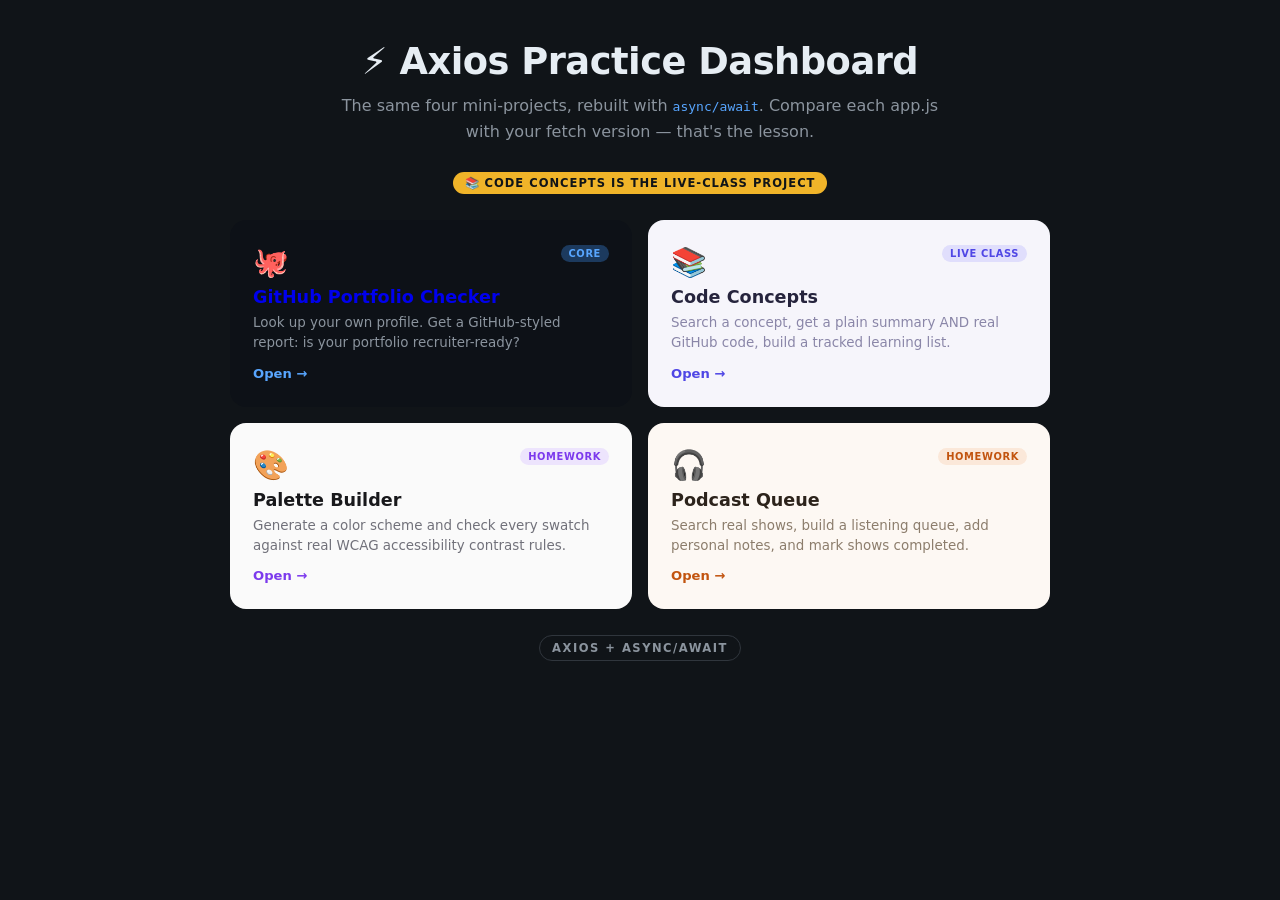
<file: JavaScript_Foundations_Mastery/15_axios-api/mentee/index.html>
<!DOCTYPE html>
<html lang="en">
<head>
  <meta charset="UTF-8" />
  <meta name="viewport" content="width=device-width, initial-scale=1.0" />
  <title>Axios — Practice Dashboard</title>
  <style>
    * { box-sizing: border-box; margin: 0; padding: 0; }
    body {
      min-height: 100vh;
      display: flex;
      flex-direction: column;
      align-items: center;
      background: #101418;
      color: #e6edf3;
      font-family: "Segoe UI", system-ui, sans-serif;
      padding: 40px 20px 32px;
    }
    h1 { font-size: clamp(1.6rem, 4vw, 2.3rem); letter-spacing: -0.5px; text-align: center; }
    .sub { color: #8b949e; margin: 10px 0 28px; text-align: center; max-width: 60ch; line-height: 1.6; }
    .sub code { color: #58a6ff; }
    .live-note {
      display: inline-block;
      font-size: 0.72rem;
      font-weight: 700;
      letter-spacing: 1px;
      text-transform: uppercase;
      color: #101418;
      background: #f0b429;
      padding: 4px 12px;
      border-radius: 999px;
      margin-bottom: 26px;
    }
    .grid {
      display: grid;
      grid-template-columns: repeat(2, minmax(0, 1fr));
      gap: 16px;
      width: 100%;
      max-width: 820px;
    }
    a.tile {
      display: block;
      text-decoration: none;
      border-radius: 16px;
      padding: 24px 22px;
      border: 1px solid transparent;
      transition: transform 0.15s ease;
      min-width: 0;
    }
    a.tile:hover { transform: translateY(-4px); }
    .tile .emoji { font-size: 1.8rem; }
    .tile h2 { font-size: 1.1rem; margin: 8px 0 6px; }
    .tile p { font-size: 0.84rem; line-height: 1.5; }
    .tile .go { display: inline-block; margin-top: 12px; font-weight: 700; font-size: 0.82rem; }
    .tile .flag {
      float: right;
      font-size: 0.62rem;
      font-weight: 800;
      letter-spacing: 0.6px;
      text-transform: uppercase;
      padding: 3px 8px;
      border-radius: 999px;
    }

    .gh { background: #0d1117; border-color: #30363d; }
    .gh p { color: #8b949e; }
    .gh .go { color: #58a6ff; }
    .gh .flag { background: #1c3a5e; color: #58a6ff; }
    .gh:hover { border-color: #58a6ff; }

    .concepts { background: #f6f5fb; color: #26243d; border-color: #e3e1f0; }
    .concepts p { color: #8a86a8; }
    .concepts .go { color: #4f46e5; }
    .concepts .flag { background: #e0defc; color: #4f46e5; }
    .concepts:hover { border-color: #4f46e5; }

    .palette { background: #fafafa; color: #18181b; border-color: #e5e5e5; }
    .palette p { color: #71717a; }
    .palette .go { color: #7c3aed; }
    .palette .flag { background: #ede4fd; color: #7c3aed; }
    .palette:hover { border-color: #7c3aed; }

    .podcasts { background: #fdf8f3; color: #2c231b; border-color: #eee0d3; }
    .podcasts p { color: #8c7d6c; }
    .podcasts .go { color: #c2540f; }
    .podcasts .flag { background: #fbe8d9; color: #c2540f; }
    .podcasts:hover { border-color: #c2540f; }

    .badge {
      margin-top: 26px;
      font-size: 0.72rem;
      font-weight: 700;
      letter-spacing: 1.5px;
      text-transform: uppercase;
      color: #8b949e;
      border: 1px solid #30363d;
      padding: 5px 12px;
      border-radius: 999px;
    }

    @media (max-width: 620px) {
      .grid { grid-template-columns: 1fr; }
    }
  </style>
</head>
<body>
  <h1>⚡ Axios Practice Dashboard</h1>
  <p class="sub">The same four mini-projects, rebuilt with <code>async/await</code>. Compare each app.js with your fetch version — that's the lesson.</p>
  <span class="live-note">📚 Code Concepts is the live-class project</span>

  <div class="grid">
    <a class="tile gh" href="github/index.html">
      <span class="flag">core</span>
      <span class="emoji">🐙</span>
      <h2>GitHub Portfolio Checker</h2>
      <p>Look up your own profile. Get a GitHub-styled report: is your portfolio recruiter-ready?</p>
      <span class="go">Open →</span>
    </a>

    <a class="tile concepts" href="concepts/index.html">
      <span class="flag">live class</span>
      <span class="emoji">📚</span>
      <h2>Code Concepts</h2>
      <p>Search a concept, get a plain summary AND real GitHub code, build a tracked learning list.</p>
      <span class="go">Open →</span>
    </a>

    <a class="tile palette" href="palette/index.html">
      <span class="flag">homework</span>
      <span class="emoji">🎨</span>
      <h2>Palette Builder</h2>
      <p>Generate a color scheme and check every swatch against real WCAG accessibility contrast rules.</p>
      <span class="go">Open →</span>
    </a>

    <a class="tile podcasts" href="podcasts/index.html">
      <span class="flag">homework</span>
      <span class="emoji">🎧</span>
      <h2>Podcast Queue</h2>
      <p>Search real shows, build a listening queue, add personal notes, and mark shows completed.</p>
      <span class="go">Open →</span>
    </a>
  </div>

  <span class="badge">axios + async/await</span>
</body>
</html>
</file>
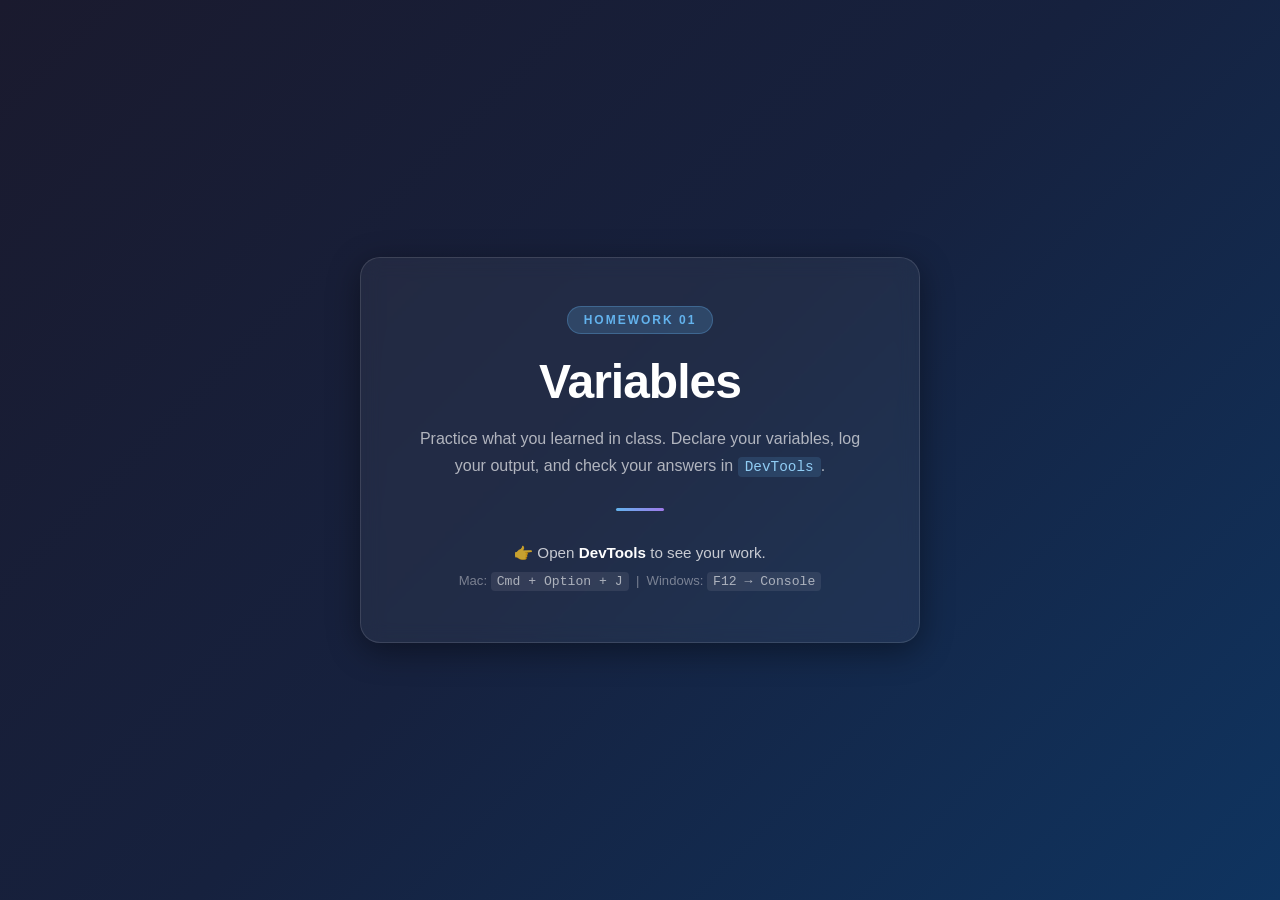
<file: JavaScript_Foundations_Mastery/01_variables/homework/mentee/index.html>
<!DOCTYPE html>
<html lang="en">
  <head>
    <meta charset="UTF-8" />
    <meta name="viewport" content="width=device-width, initial-scale=1.0" />
    <title>JS Fundamentals — Variables | Homework</title>
    <link rel="stylesheet" href="style.css" />
  </head>
  <body>

    <div class="card">
      <span class="badge">Homework 01</span>
      <h1>Variables</h1>
      <p class="subtitle">
        Practice what you learned in class. Declare your variables,
        log your output, and check your answers in <code>DevTools</code>.
      </p>
      <div class="divider"></div>
      <p class="instruction">
        👉 Open <strong>DevTools</strong> to see your work.
        <br />
        <span class="shortcut">Mac: <code>Cmd + Option + J</code> &nbsp;|&nbsp; Windows: <code>F12 → Console</code></span>
      </p>
    </div>

    <script src="app.js"></script>

  </body>
</html>
</file>
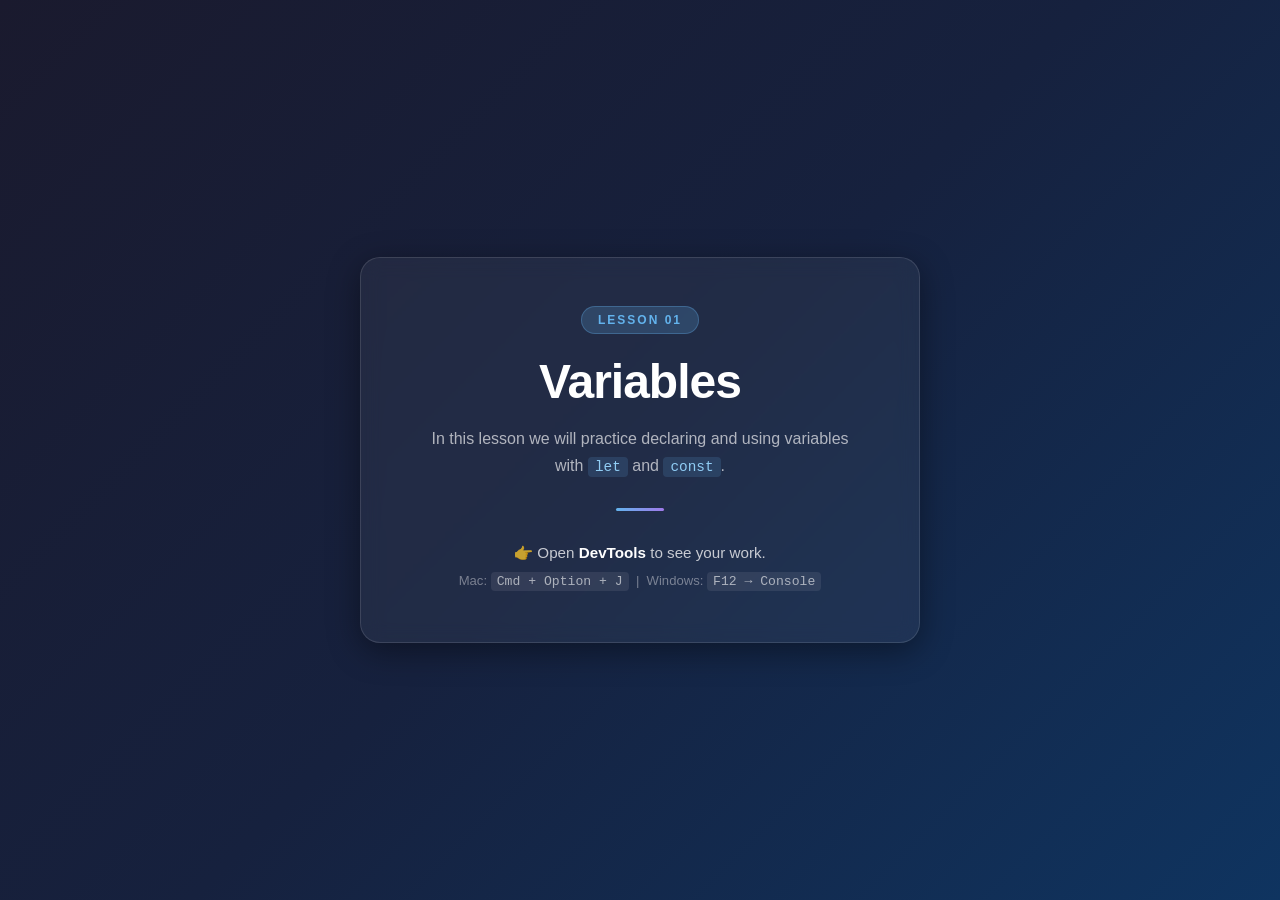
<file: JavaScript_Foundations_Mastery/01_variables/live-class/mentee/index.html>
<!doctype html>
<html lang="en">
  <head>
    <meta charset="UTF-8" />
    <meta name="viewport" content="width=device-width, initial-scale=1.0" />
    <title>JS Fundamentals — Variables</title>
    <link rel="stylesheet" href="style.css" />
  </head>
  <body>
    <div class="card">
      <span class="badge">Lesson 01</span>
      <h1>Variables</h1>
      <p class="subtitle">
        In this lesson we will practice declaring and using variables with
        <code>let</code> and <code>const</code>.
      </p>
      <div class="divider"></div>
      <p class="instruction">
        👉 Open <strong>DevTools</strong> to see your work.
        <br />
        <span class="shortcut"
          >Mac: <code>Cmd + Option + J</code> &nbsp;|&nbsp; Windows:
          <code>F12 → Console</code></span
        >
      </p>
    </div>

    <script src="debug.js"></script>
  </body>
</html>
</file>
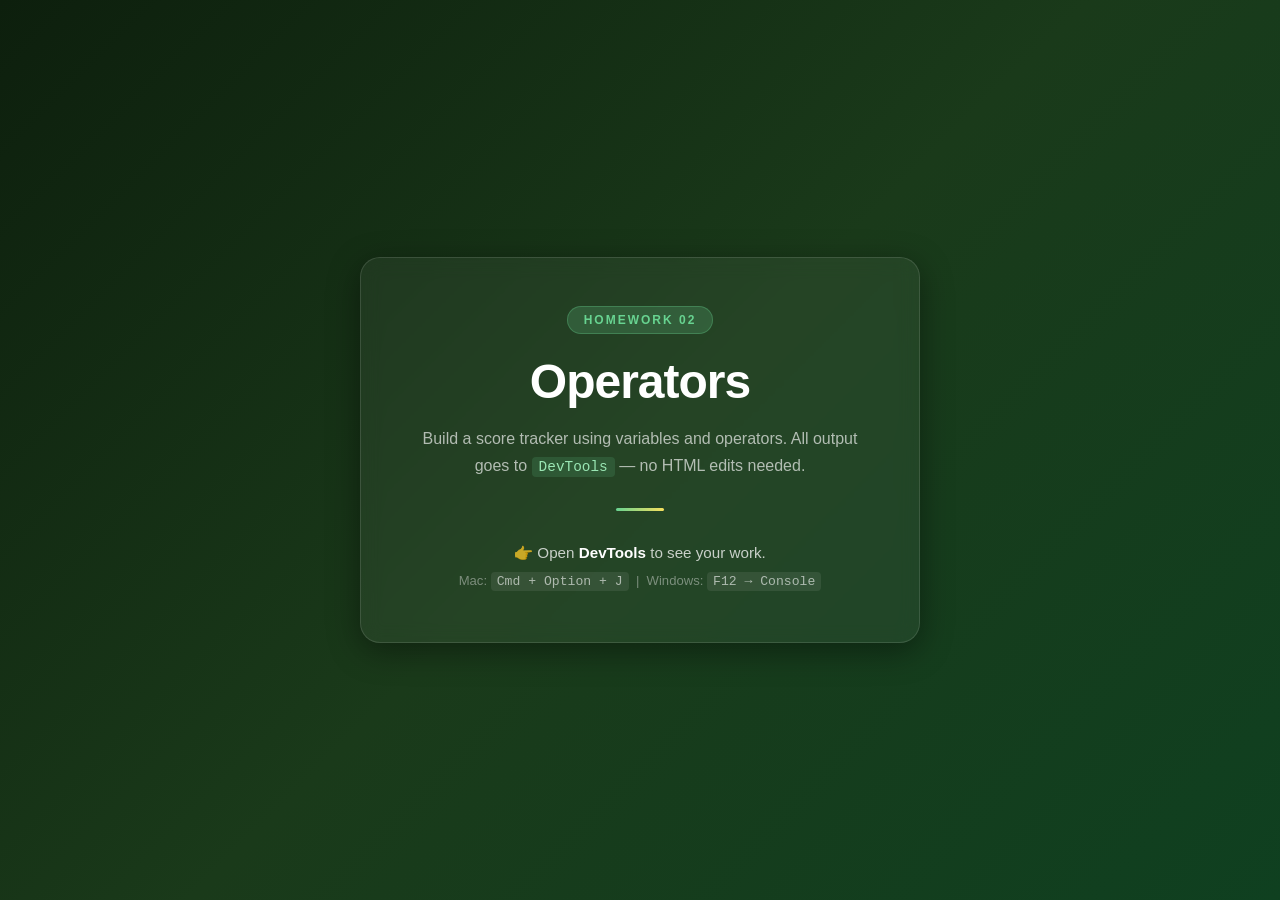
<file: JavaScript_Foundations_Mastery/02_operators/homework/mentee/index.html>
<!DOCTYPE html>
<html lang="en">
  <head>
    <meta charset="UTF-8" />
    <meta name="viewport" content="width=device-width, initial-scale=1.0" />
    <title>JS Fundamentals — Operators | Homework</title>
    <link rel="stylesheet" href="style.css" />
  </head>
  <body>

    <div class="card">
      <span class="badge">Homework 02</span>
      <h1>Operators</h1>
      <p class="subtitle">
        Build a score tracker using variables and operators.
        All output goes to <code>DevTools</code> — no HTML edits needed.
      </p>
      <div class="divider"></div>
      <p class="instruction">
        👉 Open <strong>DevTools</strong> to see your work.
        <br />
        <span class="shortcut">Mac: <code>Cmd + Option + J</code> &nbsp;|&nbsp; Windows: <code>F12 → Console</code></span>
      </p>
    </div>

    <script src="app.js"></script>

  </body>
</html>
</file>
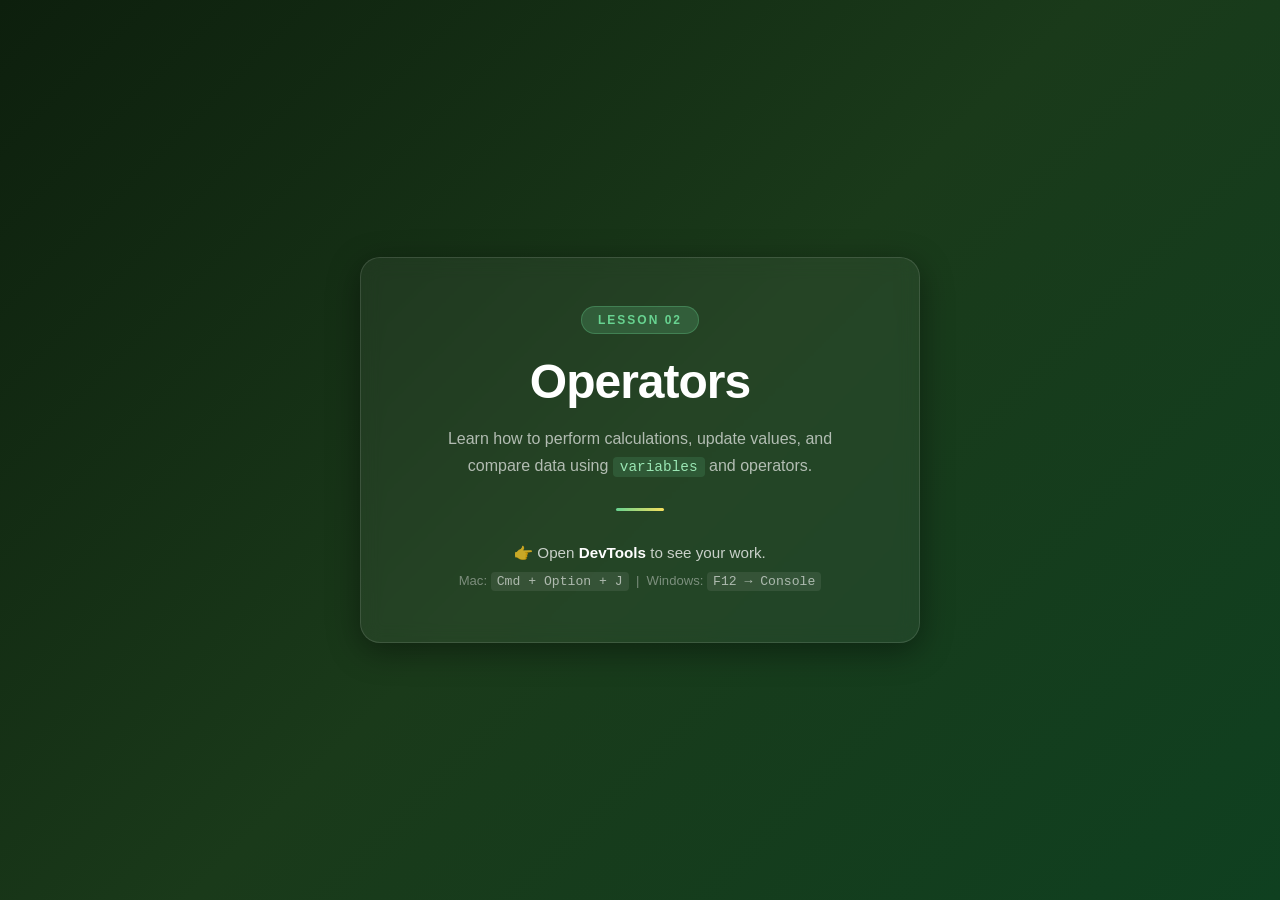
<file: JavaScript_Foundations_Mastery/02_operators/live-class/mentee/index.html>
<!doctype html>
<html lang="en">
  <head>
    <meta charset="UTF-8" />
    <meta name="viewport" content="width=device-width, initial-scale=1.0" />
    <title>JS Fundamentals — Operators</title>
    <link rel="stylesheet" href="style.css" />
  </head>
  <body>
    <div class="card">
      <span class="badge">Lesson 02</span>
      <h1>Operators</h1>
      <p class="subtitle">
        Learn how to perform calculations, update values, and compare data using
        <code>variables</code> and operators.
      </p>
      <div class="divider"></div>
      <p class="instruction">
        👉 Open <strong>DevTools</strong> to see your work.
        <br />
        <span class="shortcut"
          >Mac: <code>Cmd + Option + J</code> &nbsp;|&nbsp; Windows:
          <code>F12 → Console</code></span
        >
      </p>
    </div>

    <script src="debug.js"></script>
  </body>
</html>
</file>
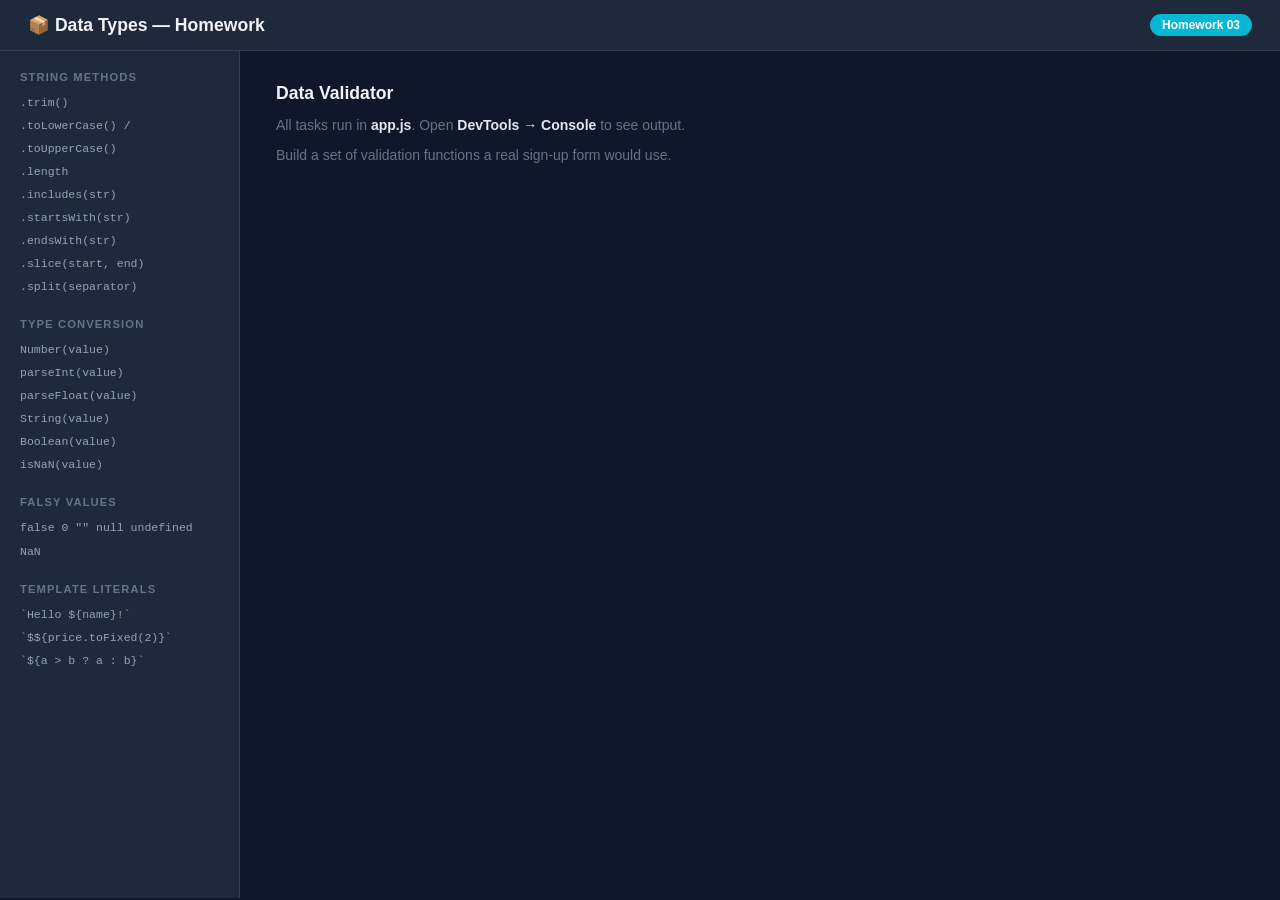
<file: JavaScript_Foundations_Mastery/03_data-types/homework/mentee/index.html>
<!DOCTYPE html>
<html lang="en">
  <head>
    <meta charset="UTF-8" />
    <meta name="viewport" content="width=device-width, initial-scale=1.0" />
    <title>Data Types — Homework</title>
    <link rel="stylesheet" href="style.css" />
  </head>

  <body>
    <header class="site-header">
      <h1>📦 Data Types — Homework</h1>
      <span class="lesson-badge">Homework 03</span>
    </header>

    <div class="hw-layout">
      <aside class="ref-panel">
        <div class="ref-section">
          <h2>String Methods</h2>
          <code>.trim()</code>
          <code>.toLowerCase() / .toUpperCase()</code>
          <code>.length</code>
          <code>.includes(str)</code>
          <code>.startsWith(str)</code>
          <code>.endsWith(str)</code>
          <code>.slice(start, end)</code>
          <code>.split(separator)</code>
        </div>
        <div class="ref-section">
          <h2>Type Conversion</h2>
          <code>Number(value)</code>
          <code>parseInt(value)</code>
          <code>parseFloat(value)</code>
          <code>String(value)</code>
          <code>Boolean(value)</code>
          <code>isNaN(value)</code>
        </div>
        <div class="ref-section">
          <h2>Falsy Values</h2>
          <code>false  0  ""  null  undefined  NaN</code>
        </div>
        <div class="ref-section">
          <h2>Template Literals</h2>
          <code>`Hello ${name}!`</code>
          <code>`$${price.toFixed(2)}`</code>
          <code>`${a > b ? a : b}`</code>
        </div>
      </aside>

      <main class="hw-main">
        <h2>Data Validator</h2>
        <p>All tasks run in <strong>app.js</strong>.
           Open <strong>DevTools → Console</strong> to see output.</p>
        <p>Build a set of validation functions a real sign-up form would use.</p>
      </main>
    </div>

    <script src="app.js"></script>
  </body>
</html>
</file>
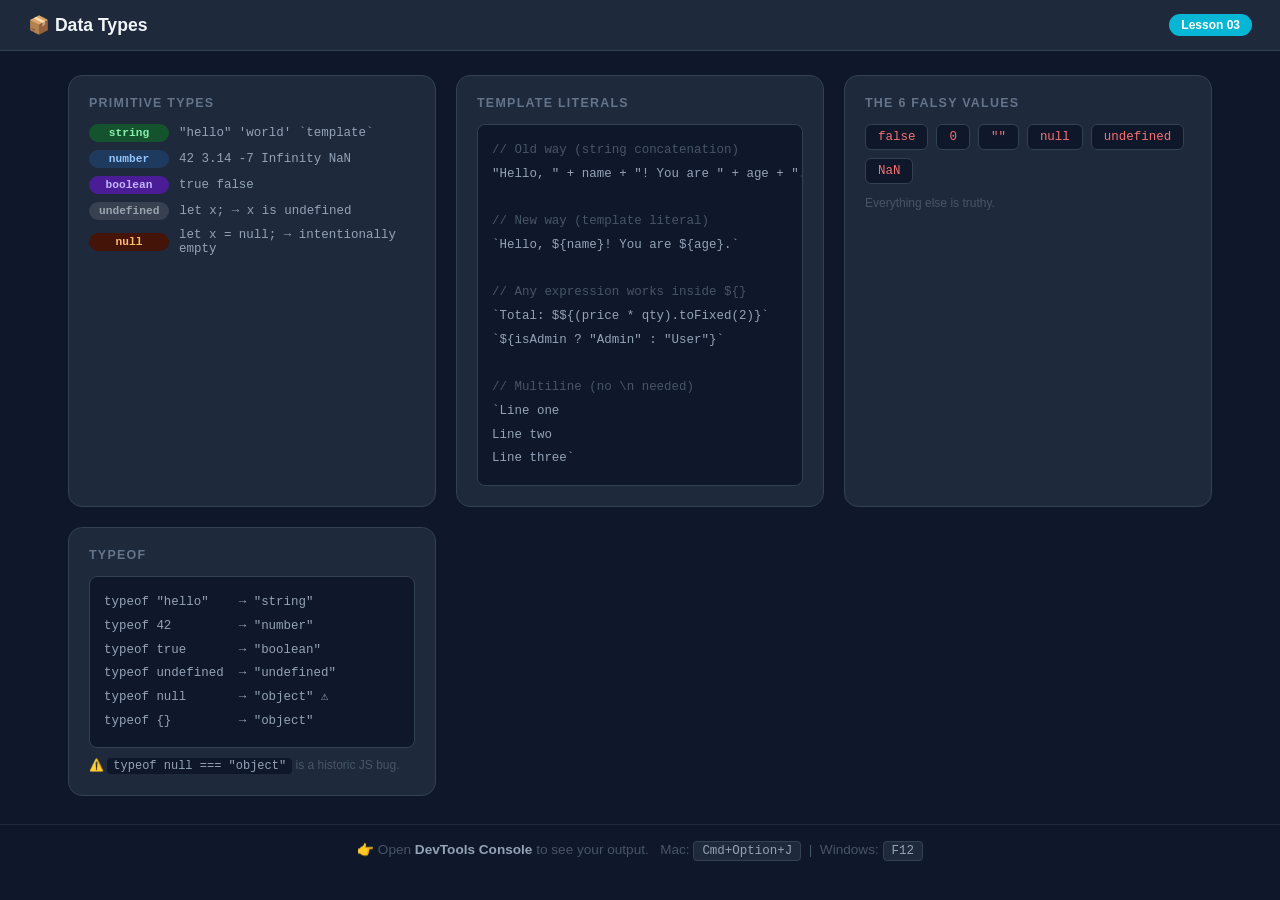
<file: JavaScript_Foundations_Mastery/03_data-types/live-class/mentee/index.html>
<!doctype html>
<html lang="en">
  <head>
    <meta charset="UTF-8" />
    <meta name="viewport" content="width=device-width, initial-scale=1.0" />
    <title>Data Types — Live Class</title>
    <link rel="stylesheet" href="style.css" />
  </head>

  <!--
  ============================================================
  📦  DATA TYPES — USER PROFILE FORMATTER
  ============================================================
  This lesson is console-based.
  Open DevTools (F12 → Console) to see all your output.

  The page is a visual reference while you work in app.js.
  ============================================================
  -->

  <body>
    <header class="site-header">
      <h1>📦 Data Types</h1>
      <span class="lesson-badge">Lesson 03</span>
    </header>

    <div class="ref-layout">
      <!-- Types reference -->
      <div class="ref-card">
        <h2>Primitive Types</h2>
        <div class="type-list">
          <div class="type-row">
            <span class="type-badge string">string</span>
            <code>"hello" 'world' `template`</code>
          </div>
          <div class="type-row">
            <span class="type-badge number">number</span>
            <code>42 3.14 -7 Infinity NaN</code>
          </div>
          <div class="type-row">
            <span class="type-badge boolean">boolean</span>
            <code>true false</code>
          </div>
          <div class="type-row">
            <span class="type-badge undefined">undefined</span>
            <code>let x; → x is undefined</code>
          </div>
          <div class="type-row">
            <span class="type-badge null">null</span>
            <code>let x = null; → intentionally empty</code>
          </div>
        </div>
      </div>

      <!-- Template literals reference -->
      <div class="ref-card">
        <h2>Template Literals</h2>
        <div class="code-block">
          <pre><code><span class="c">// Old way (string concatenation)</span>
"Hello, " + name + "! You are " + age + "."

<span class="c">// New way (template literal)</span>
`Hello, ${name}! You are ${age}.`

<span class="c">// Any expression works inside ${}</span>
`Total: $${(price * qty).toFixed(2)}`
`${isAdmin ? "Admin" : "User"}`

<span class="c">// Multiline (no \n needed)</span>
`Line one
Line two
Line three`</code></pre>
        </div>
      </div>

      <!-- Falsy values reference -->
      <div class="ref-card">
        <h2>The 6 Falsy Values</h2>
        <div class="falsy-grid">
          <code>false</code>
          <code>0</code>
          <code>""</code>
          <code>null</code>
          <code>undefined</code>
          <code>NaN</code>
        </div>
        <p class="ref-note">Everything else is truthy.</p>
      </div>

      <!-- typeof reference -->
      <div class="ref-card">
        <h2>typeof</h2>
        <div class="code-block">
          <pre><code>typeof "hello"    → "string"
typeof 42         → "number"
typeof true       → "boolean"
typeof undefined  → "undefined"
typeof null       → "object" ⚠️
typeof {}         → "object"</code></pre>
        </div>
        <p class="ref-note">
          ⚠️ <code>typeof null === "object"</code> is a historic JS bug.
        </p>
      </div>
    </div>

    <div class="console-reminder">
      👉 Open <strong>DevTools Console</strong> to see your output.
      &nbsp;&nbsp;Mac: <code>Cmd+Option+J</code> &nbsp;|&nbsp; Windows:
      <code>F12</code>
    </div>

    <script src="debug.js"></script>
  </body>
</html>
</file>
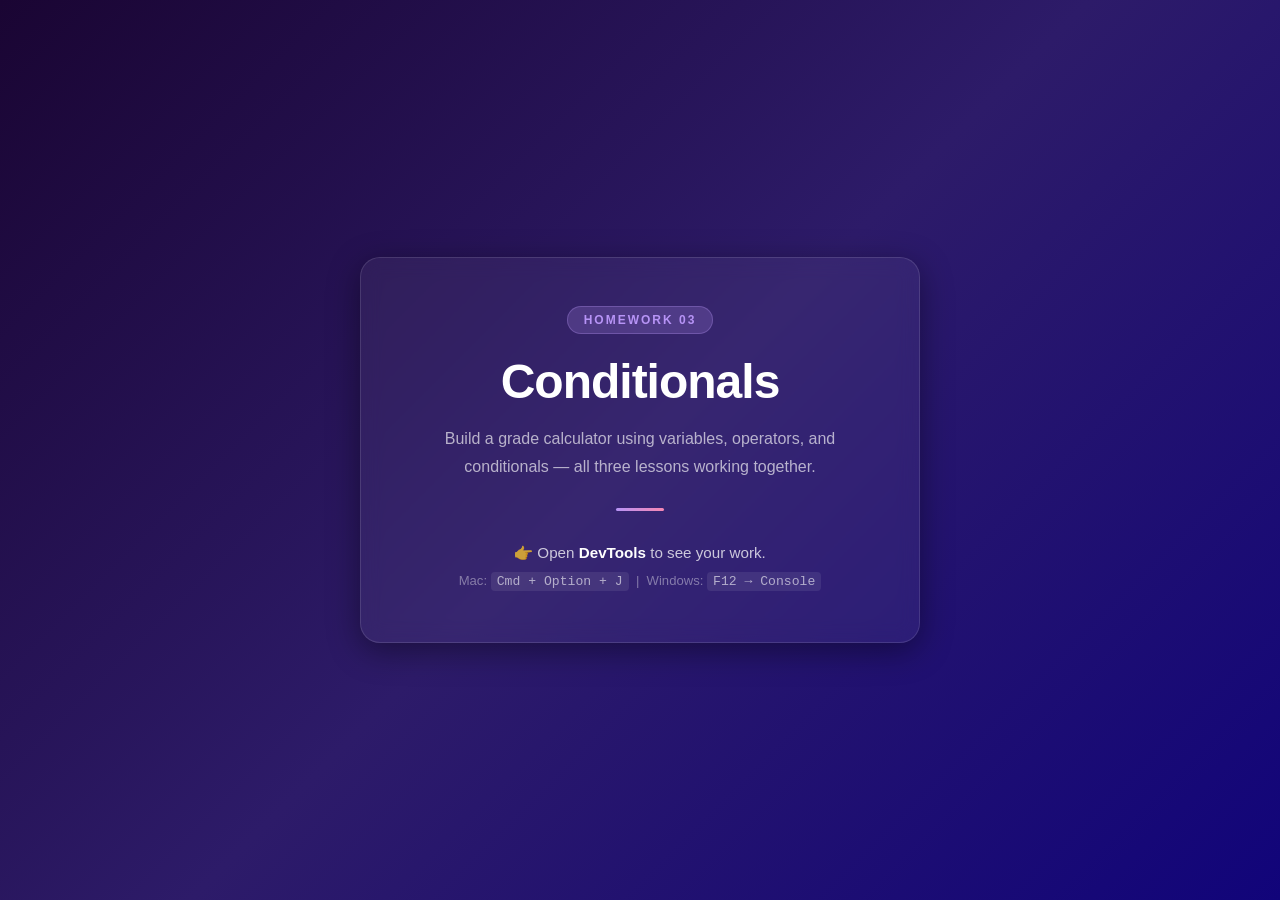
<file: JavaScript_Foundations_Mastery/04_conditionals/homework/mentee/index.html>
<!DOCTYPE html>
<html lang="en">
  <head>
    <meta charset="UTF-8" />
    <meta name="viewport" content="width=device-width, initial-scale=1.0" />
    <title>JS Fundamentals — Conditionals | Homework</title>
    <link rel="stylesheet" href="style.css" />
  </head>
  <body>

    <div class="card">
      <span class="badge">Homework 03</span>
      <h1>Conditionals</h1>
      <p class="subtitle">
        Build a grade calculator using variables, operators,
        and conditionals — all three lessons working together.
      </p>
      <div class="divider"></div>
      <p class="instruction">
        👉 Open <strong>DevTools</strong> to see your work.
        <br />
        <span class="shortcut">Mac: <code>Cmd + Option + J</code> &nbsp;|&nbsp; Windows: <code>F12 → Console</code></span>
      </p>
    </div>

    <script src="app.js"></script>

  </body>
</html>
</file>
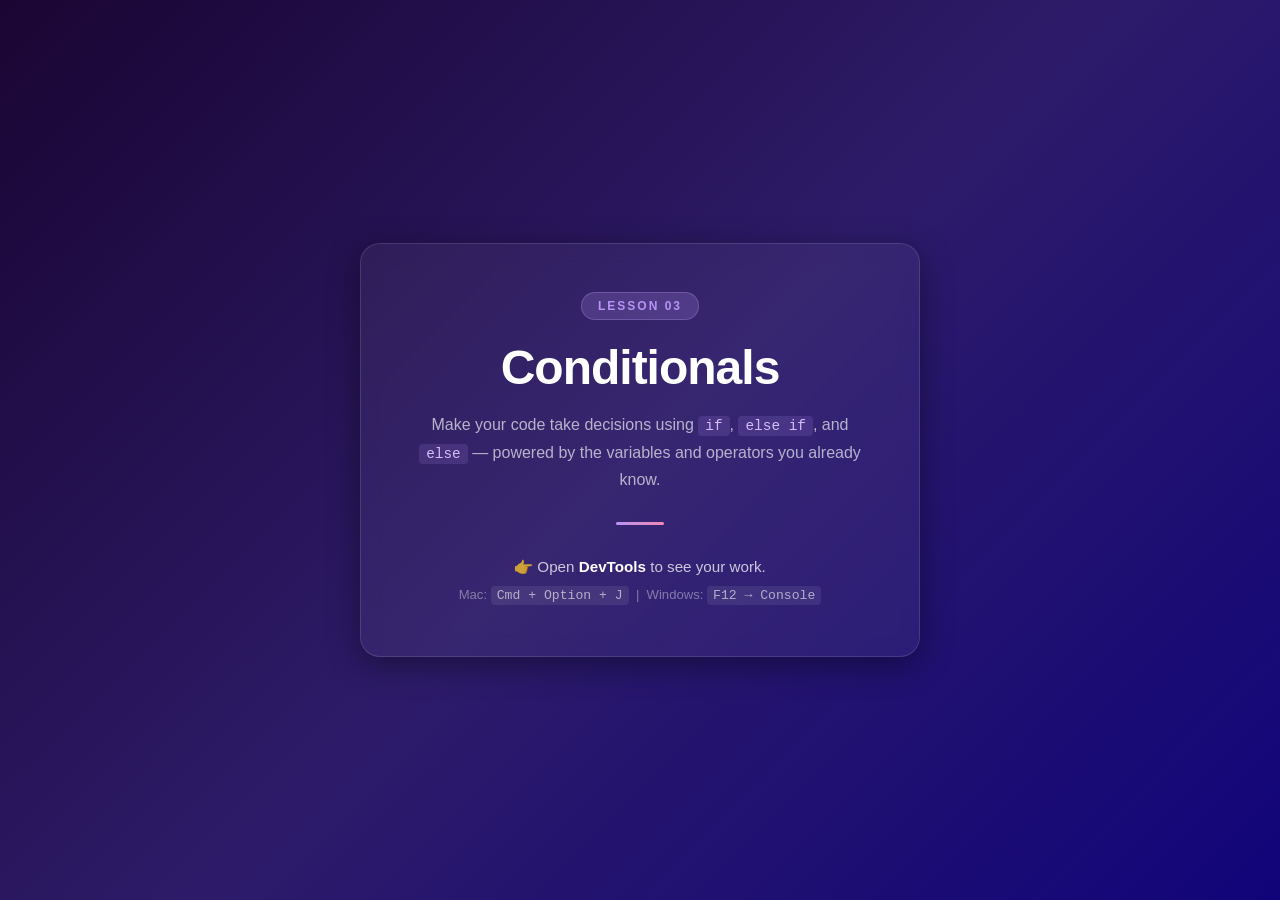
<file: JavaScript_Foundations_Mastery/04_conditionals/live-class/mentee/index.html>
<!DOCTYPE html>
<html lang="en">
  <head>
    <meta charset="UTF-8" />
    <meta name="viewport" content="width=device-width, initial-scale=1.0" />
    <title>JS Fundamentals — Conditionals</title>
    <link rel="stylesheet" href="style.css" />
  </head>
  <body>

    <div class="card">
      <span class="badge">Lesson 03</span>
      <h1>Conditionals</h1>
      <p class="subtitle">
        Make your code take decisions using <code>if</code>, <code>else if</code>,
        and <code>else</code> — powered by the variables and operators you already know.
      </p>
      <div class="divider"></div>
      <p class="instruction">
        👉 Open <strong>DevTools</strong> to see your work.
        <br />
        <span class="shortcut">Mac: <code>Cmd + Option + J</code> &nbsp;|&nbsp; Windows: <code>F12 → Console</code></span>
      </p>
    </div>

    <script src="app.js"></script>

  </body>
</html>
</file>
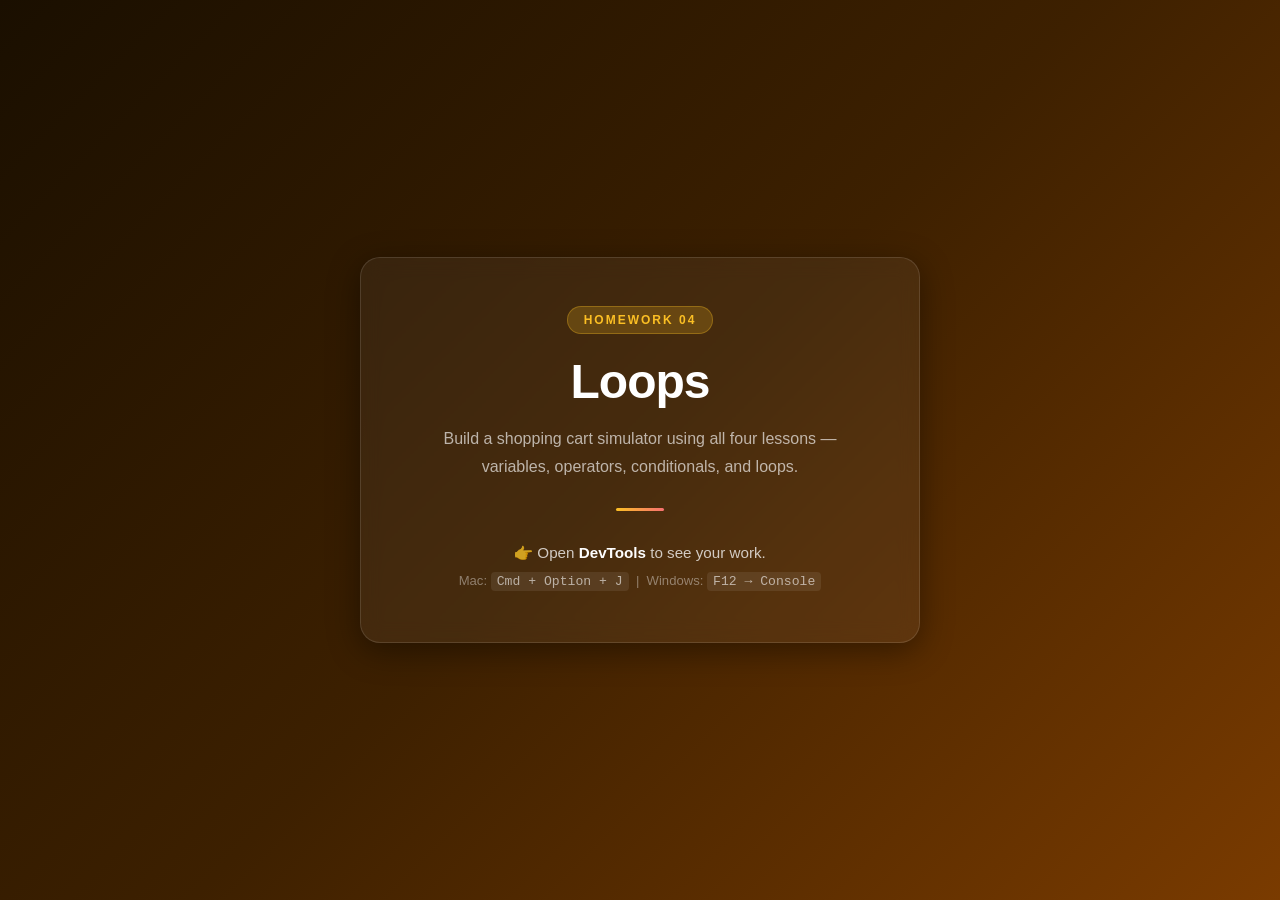
<file: JavaScript_Foundations_Mastery/05_loops/homework/mentee/index.html>
<!DOCTYPE html>
<html lang="en">
  <head>
    <meta charset="UTF-8" />
    <meta name="viewport" content="width=device-width, initial-scale=1.0" />
    <title>JS Fundamentals — Loops | Homework</title>
    <link rel="stylesheet" href="style.css" />
  </head>
  <body>

    <div class="card">
      <span class="badge">Homework 04</span>
      <h1>Loops</h1>
      <p class="subtitle">
        Build a shopping cart simulator using all four lessons —
        variables, operators, conditionals, and loops.
      </p>
      <div class="divider"></div>
      <p class="instruction">
        👉 Open <strong>DevTools</strong> to see your work.
        <br />
        <span class="shortcut">Mac: <code>Cmd + Option + J</code> &nbsp;|&nbsp; Windows: <code>F12 → Console</code></span>
      </p>
    </div>

    <script src="app.js"></script>

  </body>
</html>
</file>
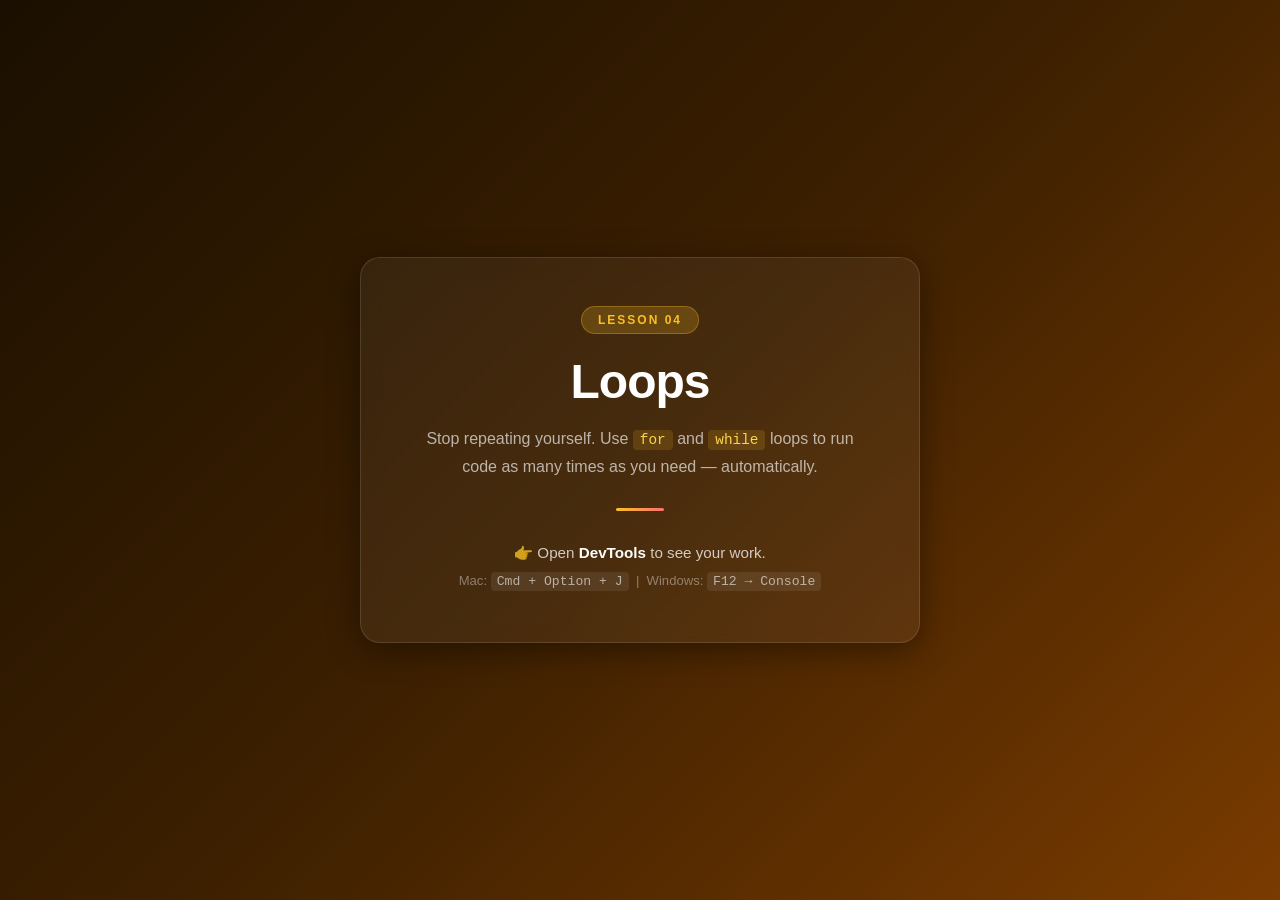
<file: JavaScript_Foundations_Mastery/05_loops/live-class/mentee/index.html>
<!DOCTYPE html>
<html lang="en">
  <head>
    <meta charset="UTF-8" />
    <meta name="viewport" content="width=device-width, initial-scale=1.0" />
    <title>JS Fundamentals — Loops</title>
    <link rel="stylesheet" href="style.css" />
  </head>
  <body>

    <div class="card">
      <span class="badge">Lesson 04</span>
      <h1>Loops</h1>
      <p class="subtitle">
        Stop repeating yourself. Use <code>for</code> and <code>while</code>
        loops to run code as many times as you need — automatically.
      </p>
      <div class="divider"></div>
      <p class="instruction">
        👉 Open <strong>DevTools</strong> to see your work.
        <br />
        <span class="shortcut">Mac: <code>Cmd + Option + J</code> &nbsp;|&nbsp; Windows: <code>F12 → Console</code></span>
      </p>
    </div>

    <script src="app.js"></script>

  </body>
</html>
</file>
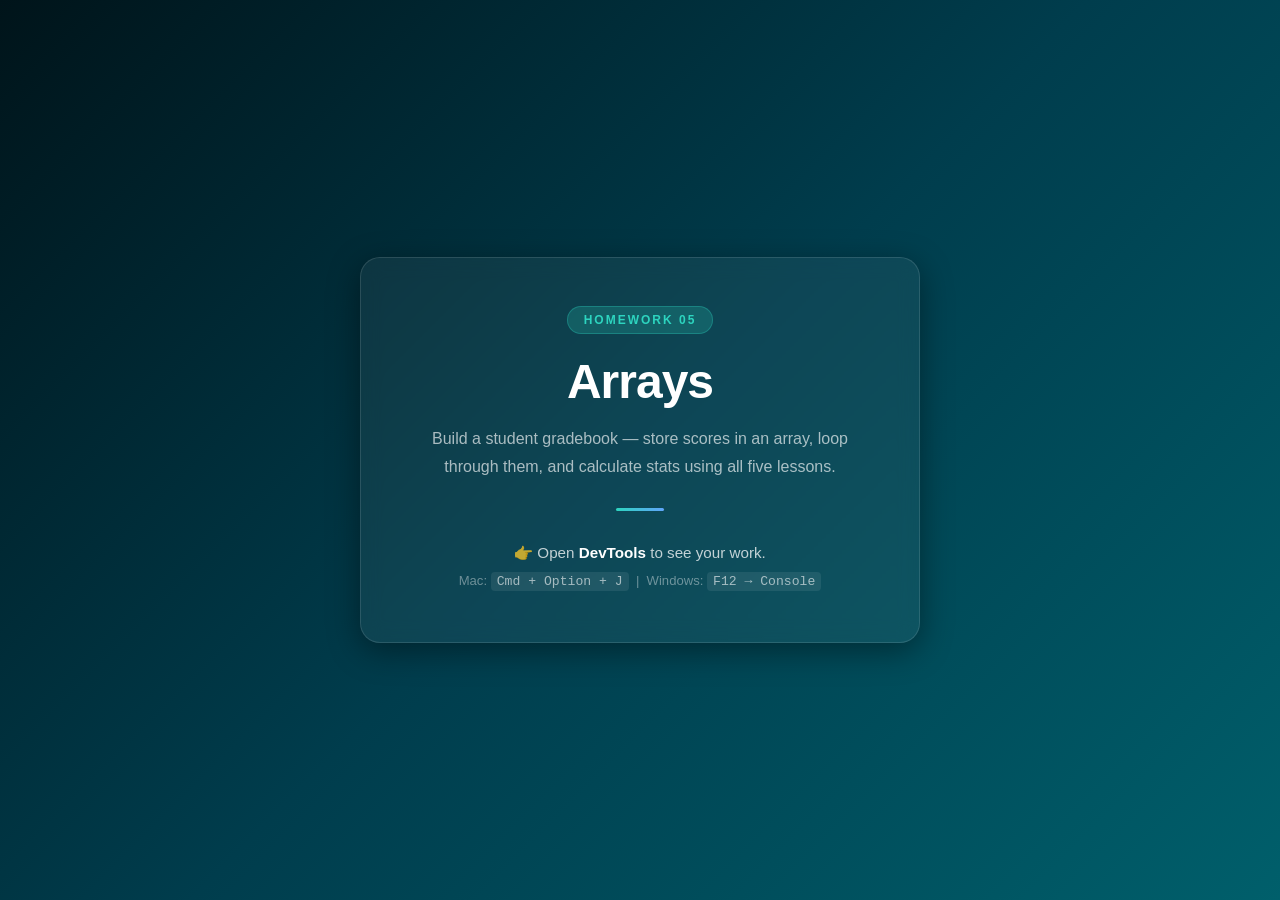
<file: JavaScript_Foundations_Mastery/06_arrays/homework/mentee/index.html>
<!DOCTYPE html>
<html lang="en">
  <head>
    <meta charset="UTF-8" />
    <meta name="viewport" content="width=device-width, initial-scale=1.0" />
    <title>JS Fundamentals — Arrays | Homework</title>
    <link rel="stylesheet" href="style.css" />
  </head>
  <body>

    <div class="card">
      <span class="badge">Homework 05</span>
      <h1>Arrays</h1>
      <p class="subtitle">
        Build a student gradebook — store scores in an array,
        loop through them, and calculate stats using all five lessons.
      </p>
      <div class="divider"></div>
      <p class="instruction">
        👉 Open <strong>DevTools</strong> to see your work.
        <br />
        <span class="shortcut">Mac: <code>Cmd + Option + J</code> &nbsp;|&nbsp; Windows: <code>F12 → Console</code></span>
      </p>
    </div>

    <script src="app.js"></script>

  </body>
</html>
</file>
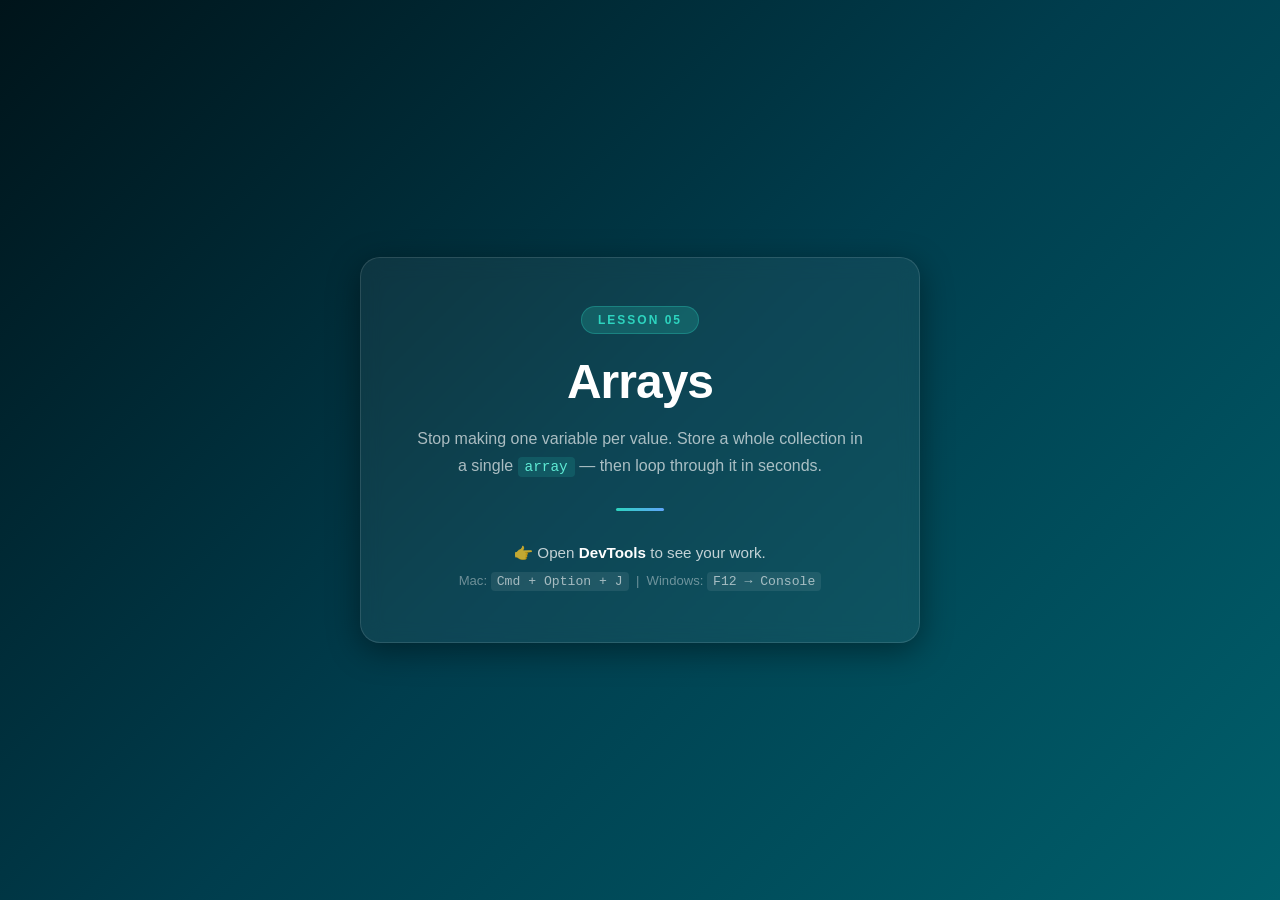
<file: JavaScript_Foundations_Mastery/06_arrays/live-class/mentee/index.html>
<!doctype html>
<html lang="en">
  <head>
    <meta charset="UTF-8" />
    <meta name="viewport" content="width=device-width, initial-scale=1.0" />
    <title>JS Fundamentals — Arrays</title>
    <link rel="stylesheet" href="style.css" />
  </head>
  <body>
    <div class="card">
      <span class="badge">Lesson 05</span>
      <h1>Arrays</h1>
      <p class="subtitle">
        Stop making one variable per value. Store a whole collection in a single
        <code>array</code> — then loop through it in seconds.
      </p>
      <div class="divider"></div>
      <p class="instruction">
        👉 Open <strong>DevTools</strong> to see your work.
        <br />
        <span class="shortcut"
          >Mac: <code>Cmd + Option + J</code> &nbsp;|&nbsp; Windows:
          <code>F12 → Console</code></span
        >
      </p>
    </div>

    <script src="debug.js"></script>
  </body>
</html>
</file>
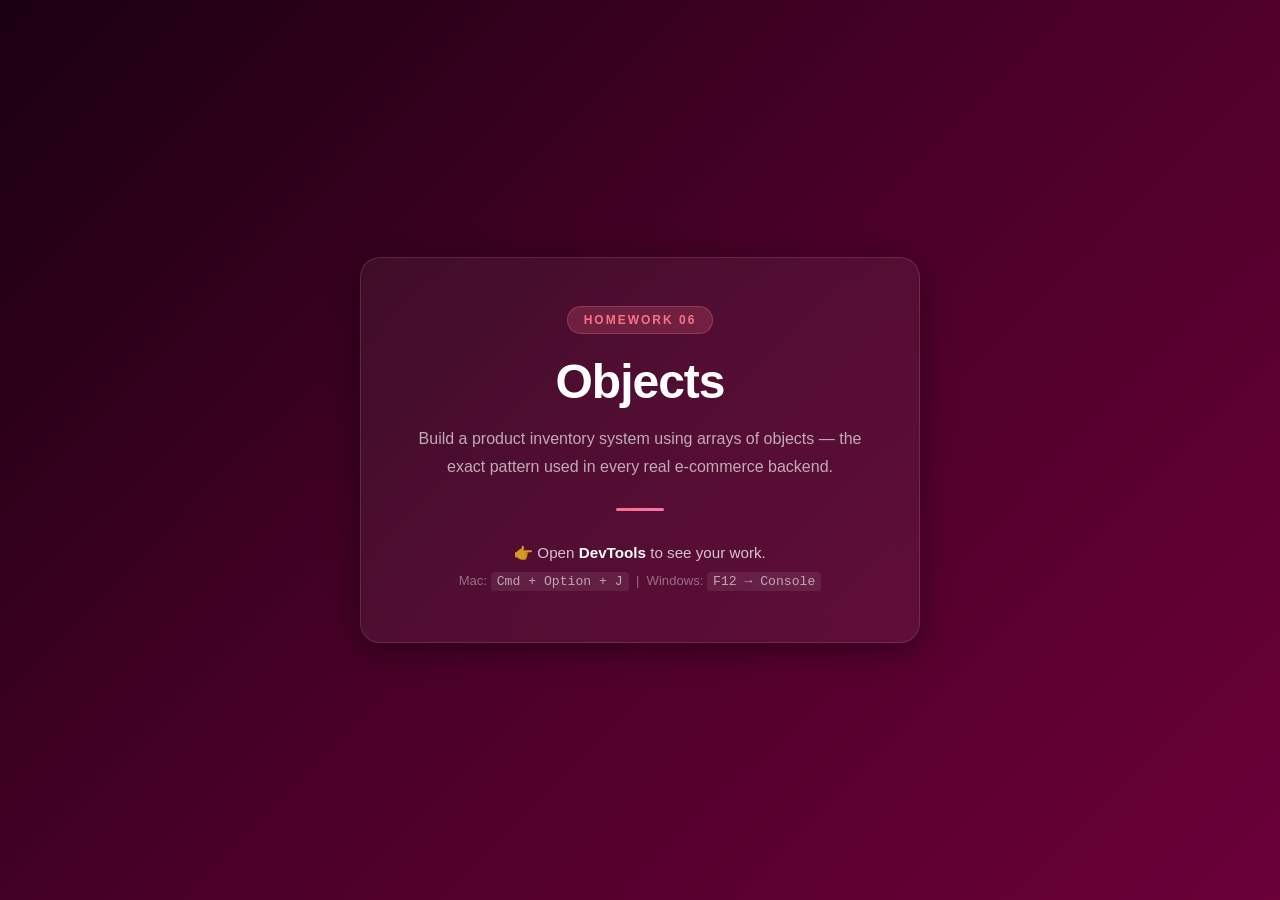
<file: JavaScript_Foundations_Mastery/07_objects/homework/mentee/index.html>
<!DOCTYPE html>
<html lang="en">
  <head>
    <meta charset="UTF-8" />
    <meta name="viewport" content="width=device-width, initial-scale=1.0" />
    <title>JS Fundamentals — Objects | Homework</title>
    <link rel="stylesheet" href="style.css" />
  </head>
  <body>

    <div class="card">
      <span class="badge">Homework 06</span>
      <h1>Objects</h1>
      <p class="subtitle">
        Build a product inventory system using arrays of objects —
        the exact pattern used in every real e-commerce backend.
      </p>
      <div class="divider"></div>
      <p class="instruction">
        👉 Open <strong>DevTools</strong> to see your work.
        <br />
        <span class="shortcut">Mac: <code>Cmd + Option + J</code> &nbsp;|&nbsp; Windows: <code>F12 → Console</code></span>
      </p>
    </div>

    <script src="app.js"></script>

  </body>
</html>
</file>
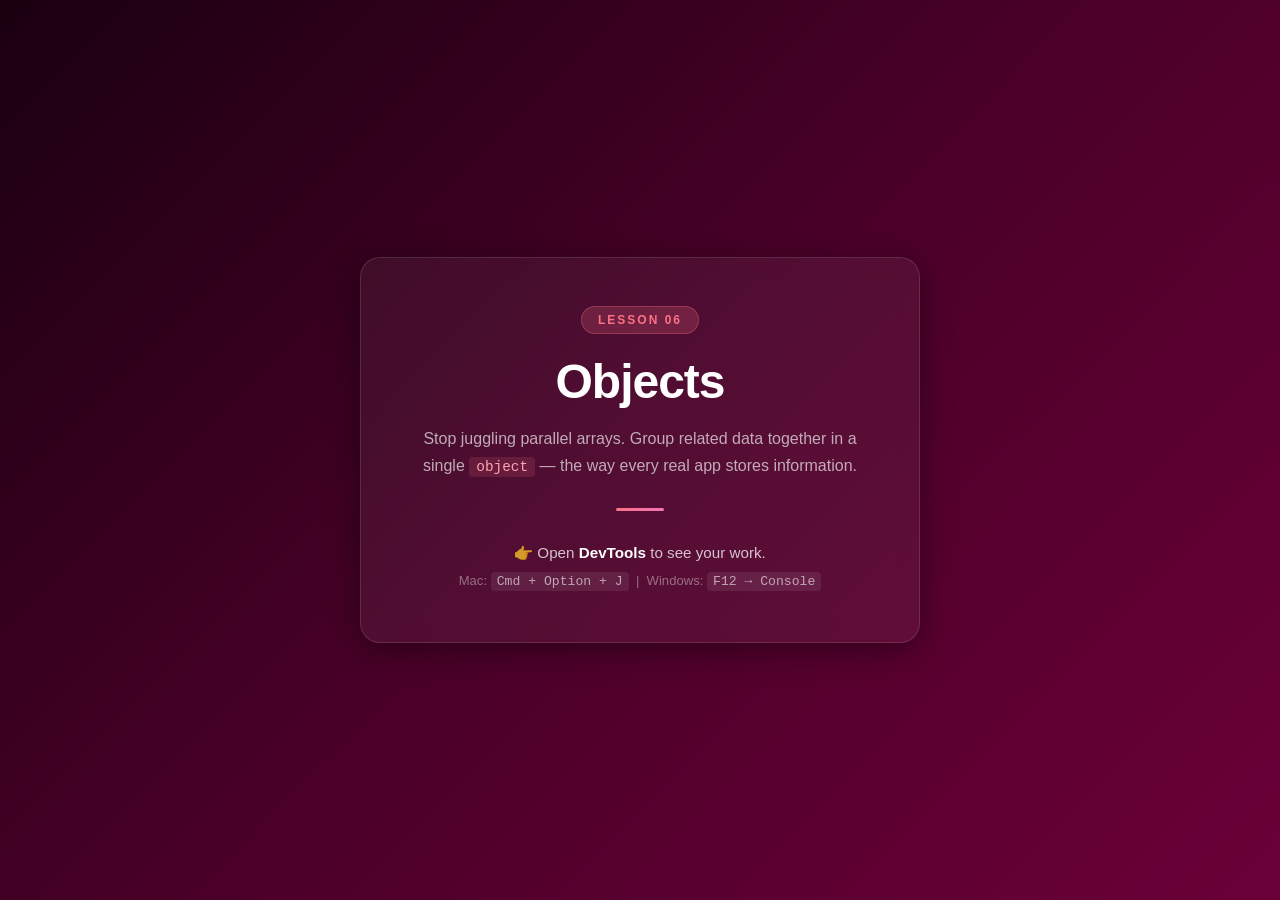
<file: JavaScript_Foundations_Mastery/07_objects/live-class/mentee/index.html>
<!DOCTYPE html>
<html lang="en">
  <head>
    <meta charset="UTF-8" />
    <meta name="viewport" content="width=device-width, initial-scale=1.0" />
    <title>JS Fundamentals — Objects</title>
    <link rel="stylesheet" href="style.css" />
  </head>
  <body>

    <div class="card">
      <span class="badge">Lesson 06</span>
      <h1>Objects</h1>
      <p class="subtitle">
        Stop juggling parallel arrays. Group related data
        together in a single <code>object</code> — the way
        every real app stores information.
      </p>
      <div class="divider"></div>
      <p class="instruction">
        👉 Open <strong>DevTools</strong> to see your work.
        <br />
        <span class="shortcut">Mac: <code>Cmd + Option + J</code> &nbsp;|&nbsp; Windows: <code>F12 → Console</code></span>
      </p>
    </div>

    <script src="app.js"></script>

  </body>
</html>
</file>
<file: JavaScript_Foundations_Mastery/01_variables/homework/mentee/style.css>
/* ============================================================
   JS FUNDAMENTALS — VARIABLES  |  Landing Page Styles
   ============================================================
   This stylesheet is provided for you.
   You do not need to edit anything here.
   All your work for this lesson happens in app.js.
   ============================================================ */

* {
  box-sizing: border-box;
  margin: 0;
  padding: 0;
}

/* Full-page gradient background */
body {
  min-height: 100vh;
  display: flex;
  justify-content: center;
  align-items: center;
  background: linear-gradient(135deg, #1a1a2e 0%, #16213e 50%, #0f3460 100%);
  font-family: "Segoe UI", Tahoma, Geneva, Verdana, sans-serif;
  padding: 24px;
}

/* Centered card */
.card {
  background: rgba(255, 255, 255, 0.05);
  border: 1px solid rgba(255, 255, 255, 0.12);
  backdrop-filter: blur(10px);
  border-radius: 20px;
  padding: 48px 56px;
  max-width: 560px;
  width: 100%;
  text-align: center;
  box-shadow: 0 8px 32px rgba(0, 0, 0, 0.4);
}

/* "Lesson 01" pill */
.badge {
  display: inline-block;
  background: rgba(99, 179, 237, 0.2);
  color: #63b3ed;
  font-size: 0.75rem;
  font-weight: 700;
  letter-spacing: 2px;
  text-transform: uppercase;
  padding: 6px 16px;
  border-radius: 999px;
  border: 1px solid rgba(99, 179, 237, 0.3);
  margin-bottom: 20px;
}

/* Main heading */
h1 {
  font-size: 3rem;
  font-weight: 800;
  color: #ffffff;
  letter-spacing: -1px;
  margin-bottom: 16px;
}

/* Subtitle paragraph */
.subtitle {
  font-size: 1rem;
  color: rgba(255, 255, 255, 0.65);
  line-height: 1.7;
  margin-bottom: 28px;
}

.subtitle code {
  background: rgba(99, 179, 237, 0.15);
  color: #90cdf4;
  padding: 2px 7px;
  border-radius: 4px;
  font-family: "Courier New", Courier, monospace;
  font-size: 0.9rem;
}

/* Horizontal rule */
.divider {
  width: 48px;
  height: 3px;
  background: linear-gradient(90deg, #63b3ed, #9f7aea);
  border-radius: 999px;
  margin: 0 auto 28px auto;
}

/* DevTools instruction */
.instruction {
  font-size: 0.95rem;
  color: rgba(255, 255, 255, 0.75);
  line-height: 1.8;
}

.instruction strong {
  color: #ffffff;
}

/* Keyboard shortcut line */
.shortcut {
  font-size: 0.82rem;
  color: rgba(255, 255, 255, 0.4);
}

.shortcut code {
  background: rgba(255, 255, 255, 0.08);
  color: rgba(255, 255, 255, 0.6);
  padding: 2px 6px;
  border-radius: 4px;
  font-family: "Courier New", Courier, monospace;
}
</file>
<file: JavaScript_Foundations_Mastery/01_variables/live-class/mentee/style.css>
/* ============================================================
   JS FUNDAMENTALS — VARIABLES  |  Landing Page Styles
   ============================================================
   This stylesheet is provided for you.
   You do not need to edit anything here.
   All your work for this lesson happens in app.js.
   ============================================================ */

* {
  box-sizing: border-box;
  margin: 0;
  padding: 0;
}

/* Full-page gradient background */
body {
  min-height: 100vh;
  display: flex;
  justify-content: center;
  align-items: center;
  background: linear-gradient(135deg, #1a1a2e 0%, #16213e 50%, #0f3460 100%);
  font-family: "Segoe UI", Tahoma, Geneva, Verdana, sans-serif;
  padding: 24px;
}

/* Centered card */
.card {
  background: rgba(255, 255, 255, 0.05);
  border: 1px solid rgba(255, 255, 255, 0.12);
  backdrop-filter: blur(10px);
  border-radius: 20px;
  padding: 48px 56px;
  max-width: 560px;
  width: 100%;
  text-align: center;
  box-shadow: 0 8px 32px rgba(0, 0, 0, 0.4);
}

/* "Lesson 01" pill */
.badge {
  display: inline-block;
  background: rgba(99, 179, 237, 0.2);
  color: #63b3ed;
  font-size: 0.75rem;
  font-weight: 700;
  letter-spacing: 2px;
  text-transform: uppercase;
  padding: 6px 16px;
  border-radius: 999px;
  border: 1px solid rgba(99, 179, 237, 0.3);
  margin-bottom: 20px;
}

/* Main heading */
h1 {
  font-size: 3rem;
  font-weight: 800;
  color: #ffffff;
  letter-spacing: -1px;
  margin-bottom: 16px;
}

/* Subtitle paragraph */
.subtitle {
  font-size: 1rem;
  color: rgba(255, 255, 255, 0.65);
  line-height: 1.7;
  margin-bottom: 28px;
}

.subtitle code {
  background: rgba(99, 179, 237, 0.15);
  color: #90cdf4;
  padding: 2px 7px;
  border-radius: 4px;
  font-family: "Courier New", Courier, monospace;
  font-size: 0.9rem;
}

/* Horizontal rule */
.divider {
  width: 48px;
  height: 3px;
  background: linear-gradient(90deg, #63b3ed, #9f7aea);
  border-radius: 999px;
  margin: 0 auto 28px auto;
}

/* DevTools instruction */
.instruction {
  font-size: 0.95rem;
  color: rgba(255, 255, 255, 0.75);
  line-height: 1.8;
}

.instruction strong {
  color: #ffffff;
}

/* Keyboard shortcut line */
.shortcut {
  font-size: 0.82rem;
  color: rgba(255, 255, 255, 0.4);
}

.shortcut code {
  background: rgba(255, 255, 255, 0.08);
  color: rgba(255, 255, 255, 0.6);
  padding: 2px 6px;
  border-radius: 4px;
  font-family: "Courier New", Courier, monospace;
}
</file>
<file: JavaScript_Foundations_Mastery/02_operators/homework/mentee/style.css>
/* ============================================================
   JS FUNDAMENTALS — OPERATORS  |  Landing Page Styles
   ============================================================
   This stylesheet is provided for you.
   You do not need to edit anything here.
   All your work for this lesson happens in app.js.
   ============================================================ */

* {
  box-sizing: border-box;
  margin: 0;
  padding: 0;
}

body {
  min-height: 100vh;
  display: flex;
  justify-content: center;
  align-items: center;
  background: linear-gradient(135deg, #0d1f0d 0%, #1a3a1a 50%, #0f4020 100%);
  font-family: "Segoe UI", Tahoma, Geneva, Verdana, sans-serif;
  padding: 24px;
}

.card {
  background: rgba(255, 255, 255, 0.05);
  border: 1px solid rgba(255, 255, 255, 0.12);
  backdrop-filter: blur(10px);
  border-radius: 20px;
  padding: 48px 56px;
  max-width: 560px;
  width: 100%;
  text-align: center;
  box-shadow: 0 8px 32px rgba(0, 0, 0, 0.4);
}

.badge {
  display: inline-block;
  background: rgba(104, 211, 145, 0.2);
  color: #68d391;
  font-size: 0.75rem;
  font-weight: 700;
  letter-spacing: 2px;
  text-transform: uppercase;
  padding: 6px 16px;
  border-radius: 999px;
  border: 1px solid rgba(104, 211, 145, 0.3);
  margin-bottom: 20px;
}

h1 {
  font-size: 3rem;
  font-weight: 800;
  color: #ffffff;
  letter-spacing: -1px;
  margin-bottom: 16px;
}

.subtitle {
  font-size: 1rem;
  color: rgba(255, 255, 255, 0.65);
  line-height: 1.7;
  margin-bottom: 28px;
}

.subtitle code {
  background: rgba(104, 211, 145, 0.15);
  color: #9ae6b4;
  padding: 2px 7px;
  border-radius: 4px;
  font-family: "Courier New", Courier, monospace;
  font-size: 0.9rem;
}

.divider {
  width: 48px;
  height: 3px;
  background: linear-gradient(90deg, #68d391, #f6e05e);
  border-radius: 999px;
  margin: 0 auto 28px auto;
}

.instruction {
  font-size: 0.95rem;
  color: rgba(255, 255, 255, 0.75);
  line-height: 1.8;
}

.instruction strong {
  color: #ffffff;
}

.shortcut {
  font-size: 0.82rem;
  color: rgba(255, 255, 255, 0.4);
}

.shortcut code {
  background: rgba(255, 255, 255, 0.08);
  color: rgba(255, 255, 255, 0.6);
  padding: 2px 6px;
  border-radius: 4px;
  font-family: "Courier New", Courier, monospace;
}
</file>
<file: JavaScript_Foundations_Mastery/02_operators/live-class/mentee/style.css>
/* ============================================================
   JS FUNDAMENTALS — OPERATORS  |  Landing Page Styles
   ============================================================
   This stylesheet is provided for you.
   You do not need to edit anything here.
   All your work for this lesson happens in app.js.
   ============================================================ */

* {
  box-sizing: border-box;
  margin: 0;
  padding: 0;
}

body {
  min-height: 100vh;
  display: flex;
  justify-content: center;
  align-items: center;
  background: linear-gradient(135deg, #0d1f0d 0%, #1a3a1a 50%, #0f4020 100%);
  font-family: "Segoe UI", Tahoma, Geneva, Verdana, sans-serif;
  padding: 24px;
}

.card {
  background: rgba(255, 255, 255, 0.05);
  border: 1px solid rgba(255, 255, 255, 0.12);
  backdrop-filter: blur(10px);
  border-radius: 20px;
  padding: 48px 56px;
  max-width: 560px;
  width: 100%;
  text-align: center;
  box-shadow: 0 8px 32px rgba(0, 0, 0, 0.4);
}

.badge {
  display: inline-block;
  background: rgba(104, 211, 145, 0.2);
  color: #68d391;
  font-size: 0.75rem;
  font-weight: 700;
  letter-spacing: 2px;
  text-transform: uppercase;
  padding: 6px 16px;
  border-radius: 999px;
  border: 1px solid rgba(104, 211, 145, 0.3);
  margin-bottom: 20px;
}

h1 {
  font-size: 3rem;
  font-weight: 800;
  color: #ffffff;
  letter-spacing: -1px;
  margin-bottom: 16px;
}

.subtitle {
  font-size: 1rem;
  color: rgba(255, 255, 255, 0.65);
  line-height: 1.7;
  margin-bottom: 28px;
}

.subtitle code {
  background: rgba(104, 211, 145, 0.15);
  color: #9ae6b4;
  padding: 2px 7px;
  border-radius: 4px;
  font-family: "Courier New", Courier, monospace;
  font-size: 0.9rem;
}

.divider {
  width: 48px;
  height: 3px;
  background: linear-gradient(90deg, #68d391, #f6e05e);
  border-radius: 999px;
  margin: 0 auto 28px auto;
}

.instruction {
  font-size: 0.95rem;
  color: rgba(255, 255, 255, 0.75);
  line-height: 1.8;
}

.instruction strong {
  color: #ffffff;
}

.shortcut {
  font-size: 0.82rem;
  color: rgba(255, 255, 255, 0.4);
}

.shortcut code {
  background: rgba(255, 255, 255, 0.08);
  color: rgba(255, 255, 255, 0.6);
  padding: 2px 6px;
  border-radius: 4px;
  font-family: "Courier New", Courier, monospace;
}
</file>
<file: JavaScript_Foundations_Mastery/03_data-types/homework/mentee/style.css>
/* ============================================================
   DATA TYPES — HOMEWORK  |  Stylesheet
   ============================================================ */

* { box-sizing: border-box; margin: 0; padding: 0; }

body {
  font-family: "Segoe UI", Tahoma, Geneva, Verdana, sans-serif;
  background-color: #0f172a; color: #e2e8f0; min-height: 100vh;
}

.site-header {
  display: flex; justify-content: space-between; align-items: center;
  padding: 14px 28px;
  background-color: #1e293b; border-bottom: 1px solid #334155;
}
.site-header h1 { font-size: 1.1rem; font-weight: 800; color: #f1f5f9; }
.lesson-badge {
  background-color: #06b6d4; color: #fff;
  font-size: 0.75rem; font-weight: 700;
  padding: 4px 12px; border-radius: 999px;
}

.hw-layout {
  display: grid; grid-template-columns: 240px 1fr;
  min-height: calc(100vh - 53px);
}

.ref-panel {
  background-color: #1e293b; border-right: 1px solid #334155;
  padding: 20px; display: flex; flex-direction: column; gap: 20px;
}

.ref-section h2 {
  font-size: 0.7rem; font-weight: 700; color: #64748b;
  text-transform: uppercase; letter-spacing: 0.1em; margin-bottom: 8px;
}
.ref-section code {
  display: block; font-family: "Courier New", monospace;
  font-size: 0.72rem; color: #94a3b8; line-height: 2;
}

.hw-main { padding: 32px 36px; }
.hw-main h2 { font-size: 1.1rem; font-weight: 800; color: #f1f5f9; margin-bottom: 10px; }
.hw-main p  { font-size: 0.875rem; color: #64748b; line-height: 1.7; margin-bottom: 6px; }
.hw-main strong { color: #e2e8f0; }

@media (max-width: 768px) {
  .hw-layout { grid-template-columns: 1fr; }
}
</file>
<file: JavaScript_Foundations_Mastery/03_data-types/live-class/mentee/style.css>
/* ============================================================
   DATA TYPES — LIVE CLASS  |  Stylesheet
   ============================================================ */

* { box-sizing: border-box; margin: 0; padding: 0; }

body {
  font-family: "Segoe UI", Tahoma, Geneva, Verdana, sans-serif;
  background-color: #0f172a;
  color: #e2e8f0;
  min-height: 100vh;
}

.site-header {
  display: flex; justify-content: space-between; align-items: center;
  padding: 14px 28px;
  background-color: #1e293b;
  border-bottom: 1px solid #334155;
}
.site-header h1 { font-size: 1.1rem; font-weight: 800; color: #f1f5f9; }

.lesson-badge {
  background-color: #06b6d4;
  color: #fff; font-size: 0.75rem; font-weight: 700;
  padding: 4px 12px; border-radius: 999px;
}

/* Reference card grid */
.ref-layout {
  display: grid;
  grid-template-columns: repeat(auto-fill, minmax(320px, 1fr));
  gap: 20px;
  padding: 24px 28px;
  max-width: 1200px;
  margin: 0 auto;
}

.ref-card {
  background-color: #1e293b;
  border: 1px solid #334155;
  border-radius: 14px;
  padding: 20px;
}

.ref-card h2 {
  font-size: 0.78rem; font-weight: 700;
  text-transform: uppercase; letter-spacing: 0.1em;
  color: #64748b; margin-bottom: 14px;
}

/* Primitive types list */
.type-list { display: flex; flex-direction: column; gap: 8px; }

.type-row {
  display: flex; align-items: center; gap: 10px;
}

.type-badge {
  font-size: 0.7rem; font-weight: 700;
  padding: 3px 10px; border-radius: 999px;
  min-width: 80px; text-align: center;
  font-family: "Courier New", monospace;
}
.type-badge.string    { background-color: #14532d; color: #86efac; }
.type-badge.number    { background-color: #1e3a5f; color: #93c5fd; }
.type-badge.boolean   { background-color: #4a1d96; color: #c4b5fd; }
.type-badge.undefined { background-color: #374151; color: #9ca3af; }
.type-badge.null      { background-color: #431407; color: #fdba74; }

.type-row code {
  font-family: "Courier New", monospace;
  font-size: 0.78rem; color: #94a3b8;
}

/* Code block */
.code-block {
  background-color: #0f172a;
  border: 1px solid #334155;
  border-radius: 8px;
  padding: 14px;
  overflow-x: auto;
}
.code-block pre { margin: 0; }
.code-block code {
  font-family: "Courier New", monospace;
  font-size: 0.78rem; color: #94a3b8;
  line-height: 1.9; white-space: pre;
}
.code-block .c { color: #475569; }

/* Falsy grid */
.falsy-grid {
  display: flex; flex-wrap: wrap; gap: 8px; margin-bottom: 10px;
}
.falsy-grid code {
  background-color: #0f172a;
  border: 1px solid #334155;
  padding: 5px 12px; border-radius: 6px;
  font-family: "Courier New", monospace;
  font-size: 0.78rem; color: #f87171;
}

.ref-note {
  font-size: 0.75rem; color: #475569; margin-top: 8px; line-height: 1.5;
}
.ref-note code {
  font-family: "Courier New", monospace;
  background-color: #0f172a; padding: 1px 6px;
  border-radius: 4px; color: #94a3b8;
}

/* Console reminder */
.console-reminder {
  text-align: center;
  padding: 16px 28px;
  font-size: 0.85rem; color: #475569;
  border-top: 1px solid #1e293b;
  margin-top: 4px;
}
.console-reminder strong { color: #94a3b8; }
.console-reminder code {
  background-color: #1e293b; border: 1px solid #334155;
  padding: 2px 8px; border-radius: 4px;
  font-family: "Courier New", monospace; font-size: 0.78rem;
  color: #94a3b8;
}
</file>
<file: JavaScript_Foundations_Mastery/04_conditionals/homework/mentee/style.css>
/* ============================================================
   JS FUNDAMENTALS — CONDITIONALS  |  Landing Page Styles
   ============================================================
   This stylesheet is provided for you.
   You do not need to edit anything here.
   All your work for this lesson happens in app.js.
   ============================================================ */

* {
  box-sizing: border-box;
  margin: 0;
  padding: 0;
}

body {
  min-height: 100vh;
  display: flex;
  justify-content: center;
  align-items: center;
  background: linear-gradient(135deg, #1a0533 0%, #2d1b69 50%, #11047a 100%);
  font-family: "Segoe UI", Tahoma, Geneva, Verdana, sans-serif;
  padding: 24px;
}

.card {
  background: rgba(255, 255, 255, 0.05);
  border: 1px solid rgba(255, 255, 255, 0.12);
  backdrop-filter: blur(10px);
  border-radius: 20px;
  padding: 48px 56px;
  max-width: 560px;
  width: 100%;
  text-align: center;
  box-shadow: 0 8px 32px rgba(0, 0, 0, 0.4);
}

.badge {
  display: inline-block;
  background: rgba(183, 148, 246, 0.2);
  color: #b794f6;
  font-size: 0.75rem;
  font-weight: 700;
  letter-spacing: 2px;
  text-transform: uppercase;
  padding: 6px 16px;
  border-radius: 999px;
  border: 1px solid rgba(183, 148, 246, 0.3);
  margin-bottom: 20px;
}

h1 {
  font-size: 3rem;
  font-weight: 800;
  color: #ffffff;
  letter-spacing: -1px;
  margin-bottom: 16px;
}

.subtitle {
  font-size: 1rem;
  color: rgba(255, 255, 255, 0.65);
  line-height: 1.7;
  margin-bottom: 28px;
}

.subtitle code {
  background: rgba(183, 148, 246, 0.15);
  color: #d6bcfa;
  padding: 2px 7px;
  border-radius: 4px;
  font-family: "Courier New", Courier, monospace;
  font-size: 0.9rem;
}

.divider {
  width: 48px;
  height: 3px;
  background: linear-gradient(90deg, #b794f6, #f687b3);
  border-radius: 999px;
  margin: 0 auto 28px auto;
}

.instruction {
  font-size: 0.95rem;
  color: rgba(255, 255, 255, 0.75);
  line-height: 1.8;
}

.instruction strong {
  color: #ffffff;
}

.shortcut {
  font-size: 0.82rem;
  color: rgba(255, 255, 255, 0.4);
}

.shortcut code {
  background: rgba(255, 255, 255, 0.08);
  color: rgba(255, 255, 255, 0.6);
  padding: 2px 6px;
  border-radius: 4px;
  font-family: "Courier New", Courier, monospace;
}
</file>
<file: JavaScript_Foundations_Mastery/04_conditionals/live-class/mentee/style.css>
/* ============================================================
   JS FUNDAMENTALS — CONDITIONALS  |  Landing Page Styles
   ============================================================
   This stylesheet is provided for you.
   You do not need to edit anything here.
   All your work for this lesson happens in app.js.
   ============================================================ */

* {
  box-sizing: border-box;
  margin: 0;
  padding: 0;
}

body {
  min-height: 100vh;
  display: flex;
  justify-content: center;
  align-items: center;
  background: linear-gradient(135deg, #1a0533 0%, #2d1b69 50%, #11047a 100%);
  font-family: "Segoe UI", Tahoma, Geneva, Verdana, sans-serif;
  padding: 24px;
}

.card {
  background: rgba(255, 255, 255, 0.05);
  border: 1px solid rgba(255, 255, 255, 0.12);
  backdrop-filter: blur(10px);
  border-radius: 20px;
  padding: 48px 56px;
  max-width: 560px;
  width: 100%;
  text-align: center;
  box-shadow: 0 8px 32px rgba(0, 0, 0, 0.4);
}

.badge {
  display: inline-block;
  background: rgba(183, 148, 246, 0.2);
  color: #b794f6;
  font-size: 0.75rem;
  font-weight: 700;
  letter-spacing: 2px;
  text-transform: uppercase;
  padding: 6px 16px;
  border-radius: 999px;
  border: 1px solid rgba(183, 148, 246, 0.3);
  margin-bottom: 20px;
}

h1 {
  font-size: 3rem;
  font-weight: 800;
  color: #ffffff;
  letter-spacing: -1px;
  margin-bottom: 16px;
}

.subtitle {
  font-size: 1rem;
  color: rgba(255, 255, 255, 0.65);
  line-height: 1.7;
  margin-bottom: 28px;
}

.subtitle code {
  background: rgba(183, 148, 246, 0.15);
  color: #d6bcfa;
  padding: 2px 7px;
  border-radius: 4px;
  font-family: "Courier New", Courier, monospace;
  font-size: 0.9rem;
}

.divider {
  width: 48px;
  height: 3px;
  background: linear-gradient(90deg, #b794f6, #f687b3);
  border-radius: 999px;
  margin: 0 auto 28px auto;
}

.instruction {
  font-size: 0.95rem;
  color: rgba(255, 255, 255, 0.75);
  line-height: 1.8;
}

.instruction strong {
  color: #ffffff;
}

.shortcut {
  font-size: 0.82rem;
  color: rgba(255, 255, 255, 0.4);
}

.shortcut code {
  background: rgba(255, 255, 255, 0.08);
  color: rgba(255, 255, 255, 0.6);
  padding: 2px 6px;
  border-radius: 4px;
  font-family: "Courier New", Courier, monospace;
}
</file>
<file: JavaScript_Foundations_Mastery/05_loops/homework/mentee/style.css>
/* ============================================================
   JS FUNDAMENTALS — LOOPS  |  Landing Page Styles
   ============================================================
   This stylesheet is provided for you.
   You do not need to edit anything here.
   All your work for this lesson happens in app.js.
   ============================================================ */

* {
  box-sizing: border-box;
  margin: 0;
  padding: 0;
}

body {
  min-height: 100vh;
  display: flex;
  justify-content: center;
  align-items: center;
  background: linear-gradient(135deg, #1a0f00 0%, #3d2000 50%, #7a3b00 100%);
  font-family: "Segoe UI", Tahoma, Geneva, Verdana, sans-serif;
  padding: 24px;
}

.card {
  background: rgba(255, 255, 255, 0.05);
  border: 1px solid rgba(255, 255, 255, 0.12);
  backdrop-filter: blur(10px);
  border-radius: 20px;
  padding: 48px 56px;
  max-width: 560px;
  width: 100%;
  text-align: center;
  box-shadow: 0 8px 32px rgba(0, 0, 0, 0.4);
}

.badge {
  display: inline-block;
  background: rgba(251, 191, 36, 0.2);
  color: #fbbf24;
  font-size: 0.75rem;
  font-weight: 700;
  letter-spacing: 2px;
  text-transform: uppercase;
  padding: 6px 16px;
  border-radius: 999px;
  border: 1px solid rgba(251, 191, 36, 0.3);
  margin-bottom: 20px;
}

h1 {
  font-size: 3rem;
  font-weight: 800;
  color: #ffffff;
  letter-spacing: -1px;
  margin-bottom: 16px;
}

.subtitle {
  font-size: 1rem;
  color: rgba(255, 255, 255, 0.65);
  line-height: 1.7;
  margin-bottom: 28px;
}

.subtitle code {
  background: rgba(251, 191, 36, 0.15);
  color: #fcd34d;
  padding: 2px 7px;
  border-radius: 4px;
  font-family: "Courier New", Courier, monospace;
  font-size: 0.9rem;
}

.divider {
  width: 48px;
  height: 3px;
  background: linear-gradient(90deg, #fbbf24, #f87171);
  border-radius: 999px;
  margin: 0 auto 28px auto;
}

.instruction {
  font-size: 0.95rem;
  color: rgba(255, 255, 255, 0.75);
  line-height: 1.8;
}

.instruction strong {
  color: #ffffff;
}

.shortcut {
  font-size: 0.82rem;
  color: rgba(255, 255, 255, 0.4);
}

.shortcut code {
  background: rgba(255, 255, 255, 0.08);
  color: rgba(255, 255, 255, 0.6);
  padding: 2px 6px;
  border-radius: 4px;
  font-family: "Courier New", Courier, monospace;
}
</file>
<file: JavaScript_Foundations_Mastery/05_loops/live-class/mentee/style.css>
/* ============================================================
   JS FUNDAMENTALS — LOOPS  |  Landing Page Styles
   ============================================================
   This stylesheet is provided for you.
   You do not need to edit anything here.
   All your work for this lesson happens in app.js.
   ============================================================ */

* {
  box-sizing: border-box;
  margin: 0;
  padding: 0;
}

body {
  min-height: 100vh;
  display: flex;
  justify-content: center;
  align-items: center;
  background: linear-gradient(135deg, #1a0f00 0%, #3d2000 50%, #7a3b00 100%);
  font-family: "Segoe UI", Tahoma, Geneva, Verdana, sans-serif;
  padding: 24px;
}

.card {
  background: rgba(255, 255, 255, 0.05);
  border: 1px solid rgba(255, 255, 255, 0.12);
  backdrop-filter: blur(10px);
  border-radius: 20px;
  padding: 48px 56px;
  max-width: 560px;
  width: 100%;
  text-align: center;
  box-shadow: 0 8px 32px rgba(0, 0, 0, 0.4);
}

.badge {
  display: inline-block;
  background: rgba(251, 191, 36, 0.2);
  color: #fbbf24;
  font-size: 0.75rem;
  font-weight: 700;
  letter-spacing: 2px;
  text-transform: uppercase;
  padding: 6px 16px;
  border-radius: 999px;
  border: 1px solid rgba(251, 191, 36, 0.3);
  margin-bottom: 20px;
}

h1 {
  font-size: 3rem;
  font-weight: 800;
  color: #ffffff;
  letter-spacing: -1px;
  margin-bottom: 16px;
}

.subtitle {
  font-size: 1rem;
  color: rgba(255, 255, 255, 0.65);
  line-height: 1.7;
  margin-bottom: 28px;
}

.subtitle code {
  background: rgba(251, 191, 36, 0.15);
  color: #fcd34d;
  padding: 2px 7px;
  border-radius: 4px;
  font-family: "Courier New", Courier, monospace;
  font-size: 0.9rem;
}

.divider {
  width: 48px;
  height: 3px;
  background: linear-gradient(90deg, #fbbf24, #f87171);
  border-radius: 999px;
  margin: 0 auto 28px auto;
}

.instruction {
  font-size: 0.95rem;
  color: rgba(255, 255, 255, 0.75);
  line-height: 1.8;
}

.instruction strong {
  color: #ffffff;
}

.shortcut {
  font-size: 0.82rem;
  color: rgba(255, 255, 255, 0.4);
}

.shortcut code {
  background: rgba(255, 255, 255, 0.08);
  color: rgba(255, 255, 255, 0.6);
  padding: 2px 6px;
  border-radius: 4px;
  font-family: "Courier New", Courier, monospace;
}
</file>
<file: JavaScript_Foundations_Mastery/06_arrays/homework/mentee/style.css>
/* ============================================================
   JS FUNDAMENTALS — ARRAYS  |  Landing Page Styles
   ============================================================
   This stylesheet is provided for you.
   You do not need to edit anything here.
   All your work for this lesson happens in app.js.
   ============================================================ */

* {
  box-sizing: border-box;
  margin: 0;
  padding: 0;
}

body {
  min-height: 100vh;
  display: flex;
  justify-content: center;
  align-items: center;
  background: linear-gradient(135deg, #00141a 0%, #003d4d 50%, #005f6b 100%);
  font-family: "Segoe UI", Tahoma, Geneva, Verdana, sans-serif;
  padding: 24px;
}

.card {
  background: rgba(255, 255, 255, 0.05);
  border: 1px solid rgba(255, 255, 255, 0.12);
  backdrop-filter: blur(10px);
  border-radius: 20px;
  padding: 48px 56px;
  max-width: 560px;
  width: 100%;
  text-align: center;
  box-shadow: 0 8px 32px rgba(0, 0, 0, 0.4);
}

.badge {
  display: inline-block;
  background: rgba(45, 212, 191, 0.2);
  color: #2dd4bf;
  font-size: 0.75rem;
  font-weight: 700;
  letter-spacing: 2px;
  text-transform: uppercase;
  padding: 6px 16px;
  border-radius: 999px;
  border: 1px solid rgba(45, 212, 191, 0.3);
  margin-bottom: 20px;
}

h1 {
  font-size: 3rem;
  font-weight: 800;
  color: #ffffff;
  letter-spacing: -1px;
  margin-bottom: 16px;
}

.subtitle {
  font-size: 1rem;
  color: rgba(255, 255, 255, 0.65);
  line-height: 1.7;
  margin-bottom: 28px;
}

.subtitle code {
  background: rgba(45, 212, 191, 0.15);
  color: #5eead4;
  padding: 2px 7px;
  border-radius: 4px;
  font-family: "Courier New", Courier, monospace;
  font-size: 0.9rem;
}

.divider {
  width: 48px;
  height: 3px;
  background: linear-gradient(90deg, #2dd4bf, #60a5fa);
  border-radius: 999px;
  margin: 0 auto 28px auto;
}

.instruction {
  font-size: 0.95rem;
  color: rgba(255, 255, 255, 0.75);
  line-height: 1.8;
}

.instruction strong {
  color: #ffffff;
}

.shortcut {
  font-size: 0.82rem;
  color: rgba(255, 255, 255, 0.4);
}

.shortcut code {
  background: rgba(255, 255, 255, 0.08);
  color: rgba(255, 255, 255, 0.6);
  padding: 2px 6px;
  border-radius: 4px;
  font-family: "Courier New", Courier, monospace;
}
</file>
<file: JavaScript_Foundations_Mastery/06_arrays/live-class/mentee/style.css>
/* ============================================================
   JS FUNDAMENTALS — ARRAYS  |  Landing Page Styles
   ============================================================
   This stylesheet is provided for you.
   You do not need to edit anything here.
   All your work for this lesson happens in app.js.
   ============================================================ */

* {
  box-sizing: border-box;
  margin: 0;
  padding: 0;
}

body {
  min-height: 100vh;
  display: flex;
  justify-content: center;
  align-items: center;
  background: linear-gradient(135deg, #00141a 0%, #003d4d 50%, #005f6b 100%);
  font-family: "Segoe UI", Tahoma, Geneva, Verdana, sans-serif;
  padding: 24px;
}

.card {
  background: rgba(255, 255, 255, 0.05);
  border: 1px solid rgba(255, 255, 255, 0.12);
  backdrop-filter: blur(10px);
  border-radius: 20px;
  padding: 48px 56px;
  max-width: 560px;
  width: 100%;
  text-align: center;
  box-shadow: 0 8px 32px rgba(0, 0, 0, 0.4);
}

.badge {
  display: inline-block;
  background: rgba(45, 212, 191, 0.2);
  color: #2dd4bf;
  font-size: 0.75rem;
  font-weight: 700;
  letter-spacing: 2px;
  text-transform: uppercase;
  padding: 6px 16px;
  border-radius: 999px;
  border: 1px solid rgba(45, 212, 191, 0.3);
  margin-bottom: 20px;
}

h1 {
  font-size: 3rem;
  font-weight: 800;
  color: #ffffff;
  letter-spacing: -1px;
  margin-bottom: 16px;
}

.subtitle {
  font-size: 1rem;
  color: rgba(255, 255, 255, 0.65);
  line-height: 1.7;
  margin-bottom: 28px;
}

.subtitle code {
  background: rgba(45, 212, 191, 0.15);
  color: #5eead4;
  padding: 2px 7px;
  border-radius: 4px;
  font-family: "Courier New", Courier, monospace;
  font-size: 0.9rem;
}

.divider {
  width: 48px;
  height: 3px;
  background: linear-gradient(90deg, #2dd4bf, #60a5fa);
  border-radius: 999px;
  margin: 0 auto 28px auto;
}

.instruction {
  font-size: 0.95rem;
  color: rgba(255, 255, 255, 0.75);
  line-height: 1.8;
}

.instruction strong {
  color: #ffffff;
}

.shortcut {
  font-size: 0.82rem;
  color: rgba(255, 255, 255, 0.4);
}

.shortcut code {
  background: rgba(255, 255, 255, 0.08);
  color: rgba(255, 255, 255, 0.6);
  padding: 2px 6px;
  border-radius: 4px;
  font-family: "Courier New", Courier, monospace;
}
</file>
<file: JavaScript_Foundations_Mastery/07_objects/homework/mentee/style.css>
/* ============================================================
   JS FUNDAMENTALS — OBJECTS  |  Landing Page Styles
   ============================================================
   This stylesheet is provided for you.
   You do not need to edit anything here.
   All your work for this lesson happens in app.js.
   ============================================================ */

* {
  box-sizing: border-box;
  margin: 0;
  padding: 0;
}

body {
  min-height: 100vh;
  display: flex;
  justify-content: center;
  align-items: center;
  background: linear-gradient(135deg, #1a0010 0%, #4a0028 50%, #6b0038 100%);
  font-family: "Segoe UI", Tahoma, Geneva, Verdana, sans-serif;
  padding: 24px;
}

.card {
  background: rgba(255, 255, 255, 0.05);
  border: 1px solid rgba(255, 255, 255, 0.12);
  backdrop-filter: blur(10px);
  border-radius: 20px;
  padding: 48px 56px;
  max-width: 560px;
  width: 100%;
  text-align: center;
  box-shadow: 0 8px 32px rgba(0, 0, 0, 0.4);
}

.badge {
  display: inline-block;
  background: rgba(251, 113, 133, 0.2);
  color: #fb7185;
  font-size: 0.75rem;
  font-weight: 700;
  letter-spacing: 2px;
  text-transform: uppercase;
  padding: 6px 16px;
  border-radius: 999px;
  border: 1px solid rgba(251, 113, 133, 0.3);
  margin-bottom: 20px;
}

h1 {
  font-size: 3rem;
  font-weight: 800;
  color: #ffffff;
  letter-spacing: -1px;
  margin-bottom: 16px;
}

.subtitle {
  font-size: 1rem;
  color: rgba(255, 255, 255, 0.65);
  line-height: 1.7;
  margin-bottom: 28px;
}

.subtitle code {
  background: rgba(251, 113, 133, 0.15);
  color: #fda4af;
  padding: 2px 7px;
  border-radius: 4px;
  font-family: "Courier New", Courier, monospace;
  font-size: 0.9rem;
}

.divider {
  width: 48px;
  height: 3px;
  background: linear-gradient(90deg, #fb7185, #f472b6);
  border-radius: 999px;
  margin: 0 auto 28px auto;
}

.instruction {
  font-size: 0.95rem;
  color: rgba(255, 255, 255, 0.75);
  line-height: 1.8;
}

.instruction strong {
  color: #ffffff;
}

.shortcut {
  font-size: 0.82rem;
  color: rgba(255, 255, 255, 0.4);
}

.shortcut code {
  background: rgba(255, 255, 255, 0.08);
  color: rgba(255, 255, 255, 0.6);
  padding: 2px 6px;
  border-radius: 4px;
  font-family: "Courier New", Courier, monospace;
}
</file>
<file: JavaScript_Foundations_Mastery/07_objects/live-class/mentee/style.css>
/* ============================================================
   JS FUNDAMENTALS — OBJECTS  |  Landing Page Styles
   ============================================================
   This stylesheet is provided for you.
   You do not need to edit anything here.
   All your work for this lesson happens in app.js.
   ============================================================ */

* {
  box-sizing: border-box;
  margin: 0;
  padding: 0;
}

body {
  min-height: 100vh;
  display: flex;
  justify-content: center;
  align-items: center;
  background: linear-gradient(135deg, #1a0010 0%, #4a0028 50%, #6b0038 100%);
  font-family: "Segoe UI", Tahoma, Geneva, Verdana, sans-serif;
  padding: 24px;
}

.card {
  background: rgba(255, 255, 255, 0.05);
  border: 1px solid rgba(255, 255, 255, 0.12);
  backdrop-filter: blur(10px);
  border-radius: 20px;
  padding: 48px 56px;
  max-width: 560px;
  width: 100%;
  text-align: center;
  box-shadow: 0 8px 32px rgba(0, 0, 0, 0.4);
}

.badge {
  display: inline-block;
  background: rgba(251, 113, 133, 0.2);
  color: #fb7185;
  font-size: 0.75rem;
  font-weight: 700;
  letter-spacing: 2px;
  text-transform: uppercase;
  padding: 6px 16px;
  border-radius: 999px;
  border: 1px solid rgba(251, 113, 133, 0.3);
  margin-bottom: 20px;
}

h1 {
  font-size: 3rem;
  font-weight: 800;
  color: #ffffff;
  letter-spacing: -1px;
  margin-bottom: 16px;
}

.subtitle {
  font-size: 1rem;
  color: rgba(255, 255, 255, 0.65);
  line-height: 1.7;
  margin-bottom: 28px;
}

.subtitle code {
  background: rgba(251, 113, 133, 0.15);
  color: #fda4af;
  padding: 2px 7px;
  border-radius: 4px;
  font-family: "Courier New", Courier, monospace;
  font-size: 0.9rem;
}

.divider {
  width: 48px;
  height: 3px;
  background: linear-gradient(90deg, #fb7185, #f472b6);
  border-radius: 999px;
  margin: 0 auto 28px auto;
}

.instruction {
  font-size: 0.95rem;
  color: rgba(255, 255, 255, 0.75);
  line-height: 1.8;
}

.instruction strong {
  color: #ffffff;
}

.shortcut {
  font-size: 0.82rem;
  color: rgba(255, 255, 255, 0.4);
}

.shortcut code {
  background: rgba(255, 255, 255, 0.08);
  color: rgba(255, 255, 255, 0.6);
  padding: 2px 6px;
  border-radius: 4px;
  font-family: "Courier New", Courier, monospace;
}
</file>
